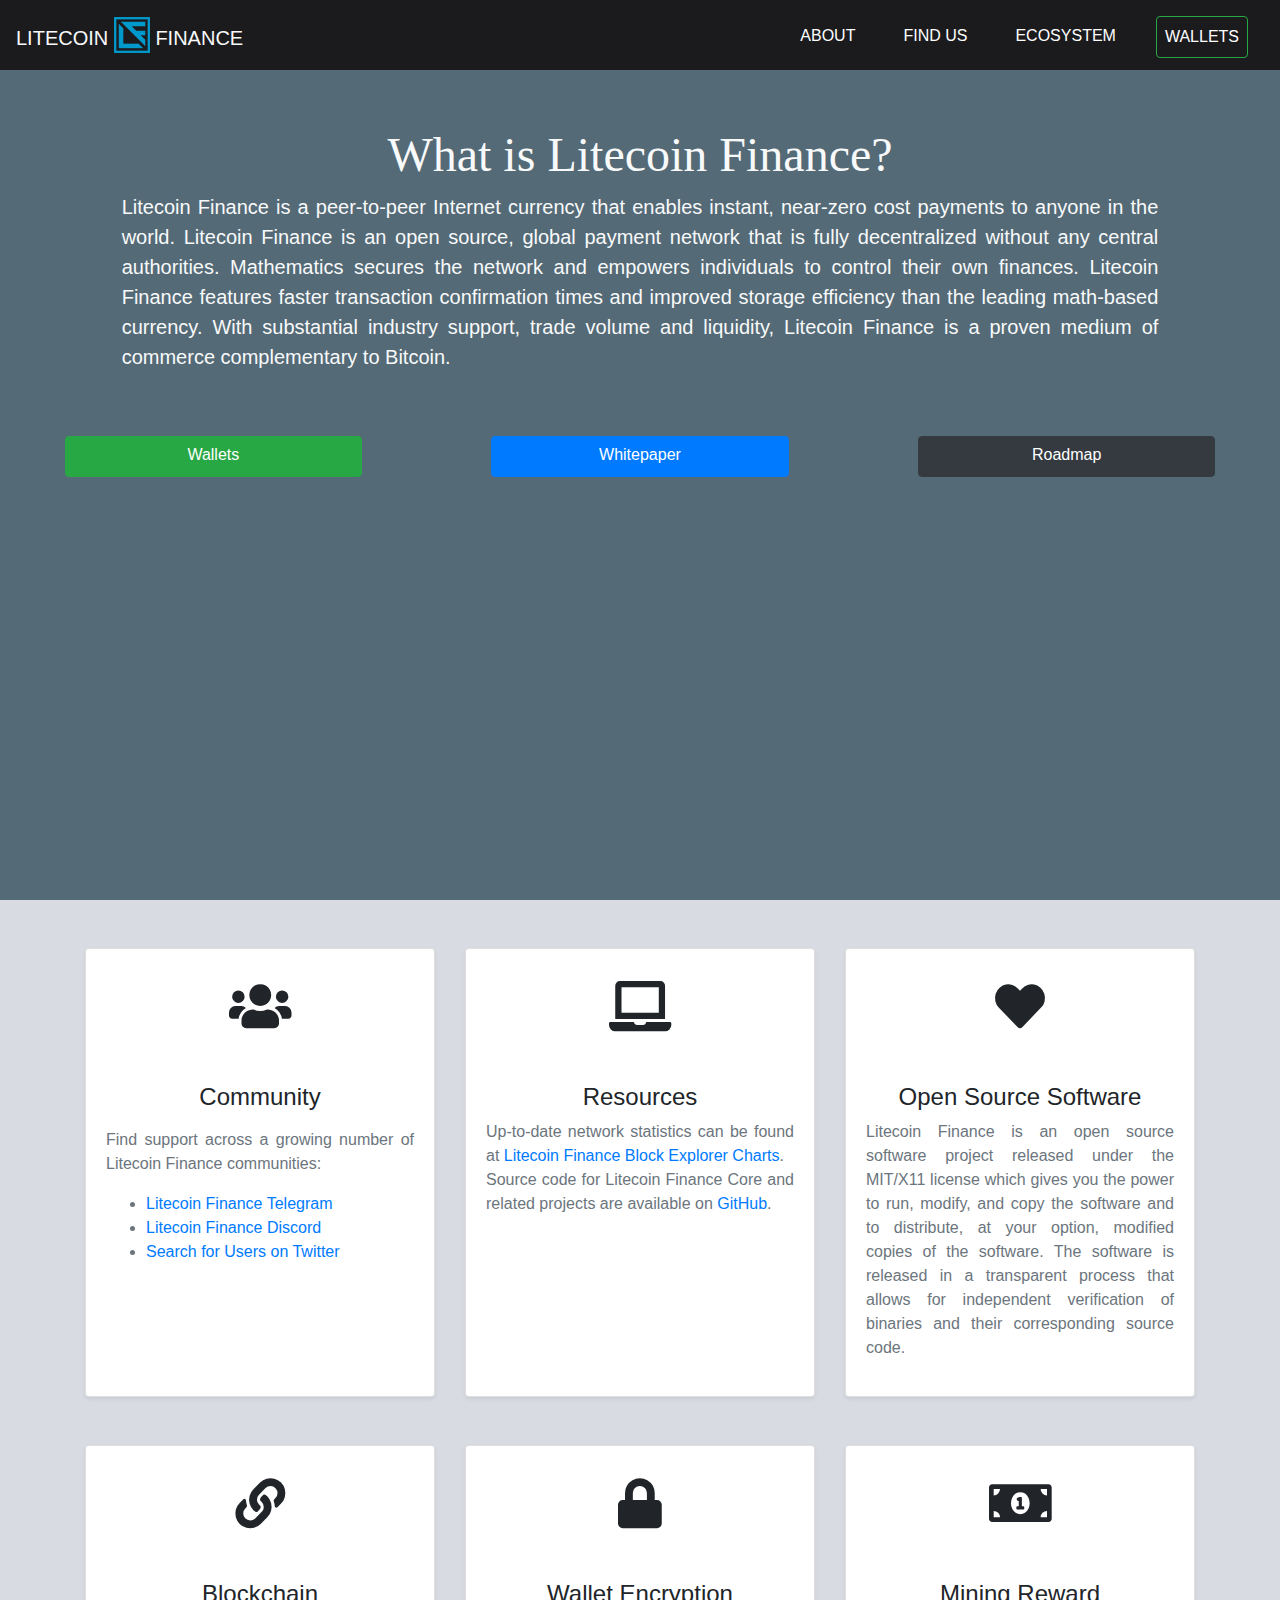
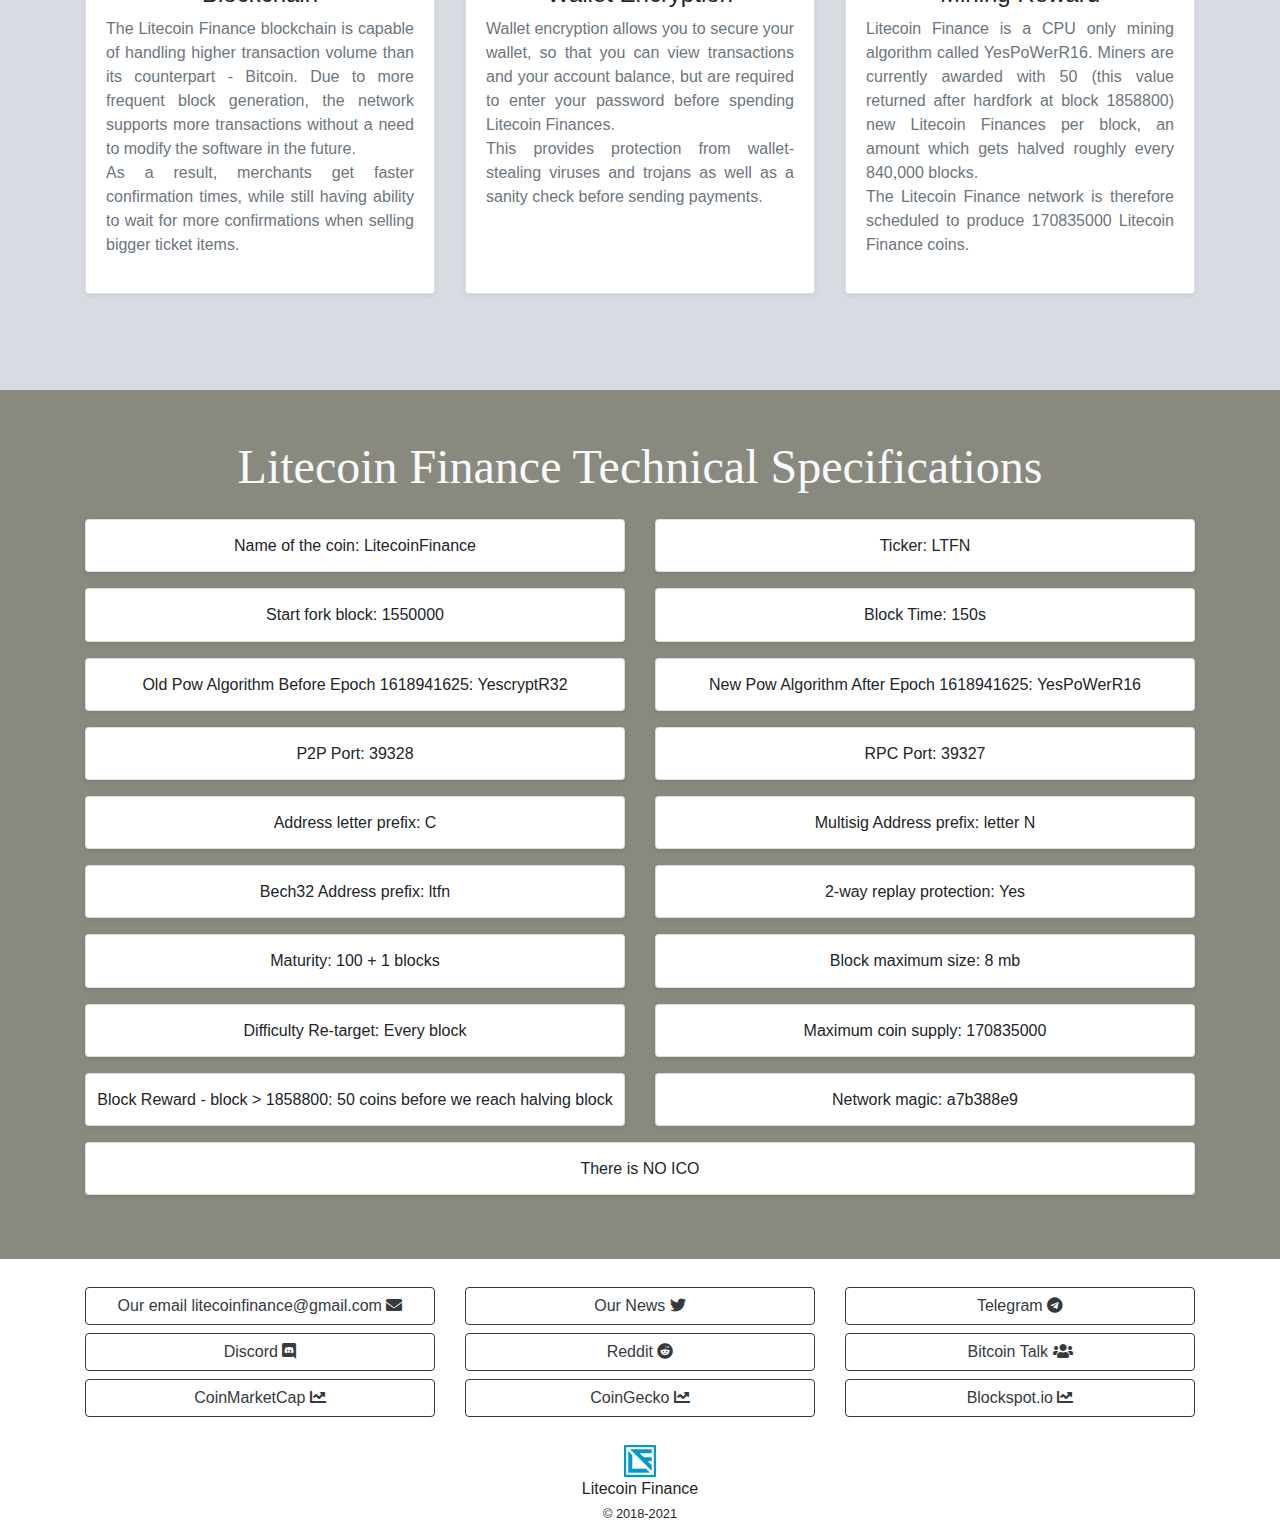
<file: About/index.htm>
﻿<!doctype html>
<html lang="en">
<head>
<meta http-equiv="Content-Type" content="text/html; charset=UTF-8">
		 
	<meta name="viewport" content="width=device-width, user-scalable=no, initial-scale=1.0, maximum-scale=1.0, minimum-scale=1.0">
	<meta name="description" content="Financial experts from all over the world working together to improve transaction system without third parties. One of results of that work has a name of Litecoin Finance. Join the community today, give a step into tomorrow!">
	<meta name="keywords" content="Litecoin, Finance, Litecoin Finance, LTFN, Cryptocurrency, Bitcoin, Crypto, Future, Trade, Price">
	<meta name="author" content="Litecoin Finance Team">
	<meta name="designer" content="Litecoin Finance Team">
	<meta name="publisher" content="Litecoin Finance Team">
	<meta name="copyright" content="Litecoin Finance Team">
	<meta name="robots" content="index,follow">
	<meta name="title" content="Litecoin Finance | Official Organization">
		<link rel="apple-touch-icon" sizes="180x180" href="../apple-touch-icon.png">
		<link rel="icon" type="image/png" sizes="32x32" href="../favicon-32x32.png">
		<link rel="icon" type="image/png" sizes="16x16" href="../favicon-16x16.png">
		<link rel="manifest" href="../site.webmanifest">
		<link rel="mask-icon" href="../safari-pinned-tab.svg" color="#5bbad5">
		<meta name="msapplication-TileColor" content="#ffc40d">
		<meta name="theme-color" content="#ffffff">
		<title>About Us | Litecoin Finance</title>
			 
		<link rel="stylesheet" href="../Assets/vendor/normalize/v8-0-1/normalize.css">
		<link rel="stylesheet" href="../Assets/vendor/fontawessome-5-6-1/css/all.min.css">
		<link rel="stylesheet" href="../Assets/vendor/bootstrap-4-1-3-dist/css/bootstrap.min.css">
		<link rel="stylesheet" href="../Assets/styles/global.css">
	<link rel="stylesheet" href="../Assets/styles/about.css">
		<script src="../Assets/vendor/jQuery-3-3-1/jquery-3.3.1.min.js"></script>
	</head>
		<header>
	<nav class="navbar navbar-expand-md navbar-dark fixed-top bg-dark">
		<a class="navbar-brand font-josefine align-middle" href="../index.htm"><span class="text-light align-bottom">LITECOIN</span> <img height="36px" src="../Assets/images/blueTransparent/remastered64.png" alt="logo64.png"> <span class="text-light align-bottom">FINANCE</span></a>
		<button class="navbar-toggler" type="button" data-toggle="collapse" data-target="#navbarCollapse" aria-controls="navbarCollapse" aria-expanded="false" aria-label="Toggle navigation">
			<span class="navbar-toggler-icon"></span>
		</button>
		<div class="collapse navbar-collapse" id="navbarCollapse">
			<ul class="navbar-nav ml-auto">
				<li class="nav-item active px-3 pt-2 pb-1 text-center">
					<a class="nav-link font-josefine" href="index.htm">ABOUT</a>
				</li>
				<li class="nav-item active px-3 pt-2 pb-1 text-center">
					<a class="nav-link font-josefine" href="../Contact/index.htm">FIND US</a>
				</li>
				<li class="nav-item active px-3 pt-2 pb-1 text-center">
					<a class="nav-link font-josefine" href="../Ecosystem/index.htm">ECOSYSTEM</a>
				</li>
				<li class="nav-item active px-3 pt-2 pb-1">
					<a class="nav-link btn btn-outline-success font-josefine" href="../Wallets/index.htm">WALLETS</a>
				</li>
			</ul>
		</div>
	</nav>
</header>
		<div id="wrap">
			<section class="text-light text-center bg-dark-marine container-fluid py-5 jumbotron-ltfn">
				<div class="row pt-0 pt-md-3">
				</div>
				<div class="row">
					<h1 class="jumbotron-heading text-center mx-auto font-staat font48">What is Litecoin Finance?</h1>
				</div>
				<div class="row">
					<p class="lead text-light col-10 mx-auto text-justify pb-5">
						Litecoin Finance is a peer-to-peer Internet currency that enables instant, near-zero cost
						payments to anyone in the world. Litecoin Finance is an open source, global payment network that
						is fully decentralized without any central authorities. Mathematics secures the network and
						empowers individuals to control their own finances. Litecoin Finance features faster transaction
						confirmation times and improved storage efficiency than the leading math-based currency. With
						substantial industry support, trade volume and liquidity, Litecoin Finance is a proven medium of
						commerce complementary to Bitcoin.
					</p>
					<div class="w-100"></div>
					<div class="col-12 col-md-4 text-center mb-3 mb-md-0">
						<a href="../Wallets/index.htm" class="btn btn-success pt-2 pb-1 w-75">
							<h6 class="text-center align-middle">Wallets</h6>
						</a>
					</div>
					<div class="col-12 col-md-4 text-center mb-3 mb-md-0">
						<a href="../litecoinfinance.pdf" class="btn btn-primary pt-2 pb-1 w-75">
							<h6 class="text-center align-middle">Whitepaper</h6>
						</a>
					</div>
					<div class="col-12 col-md-4 text-center mb-3 mb-md-0">
						<a href="../Roadmap/index.htm" class="btn btn-dark pt-2 pb-1 w-75">
							<h6 class="text-center align-middle">Roadmap</h6>
						</a>
					</div>
				</div>
			</section>
			<div class="album py-5 my-0 bg-grey full-height">
				<div class="container">
					<div class="row">
						<div class="col-md-6 col-lg-4 mb-5">
							<div class="card h-100 about-card">
								<i class="fa fa-users text-center m-2 p-4 icon-bigger"></i>
								<div class="card-body">
									<h4 class="text-center">Community</h4>
									<p class="text-muted text-justify">
									<p class="text-no-margin text-justify text-muted">Find support across a growing
										number of Litecoin Finance communities:</p>
									<ul class="text-muted text-justify ">
										<li>
											<a href="https://t.me/LitecoinFinance">Litecoin Finance Telegram</a>
										</li>
										<li>
											<a href="https://discord.gg/t8Tc5us5jq">Litecoin Finance Discord</a>
										</li>
										<li>
											<a href="https://twitter.com/search?q=LitecoinFinance%20-bitcoin&src=typd">Search
												for Users on Twitter</a>
										</li>
									</ul>
									
								</div>
							</div>
						</div>
						<div class="col-md-6 col-lg-4 mb-5">
							<div class="card h-100 about-card">
								<i class="fa fa-laptop text-center m-2 p-4 icon-bigger"></i>
								<div class="card-body">
									<h4 class="text-center">Resources</h4>
									<p class="text-muted text-justify"> Up-to-date network statistics can be found at <a href="https://openchains.info/coin/ltfn/blocks" target="_blank">Litecoin Finance Block
											Explorer Charts</a>. <br> Source code for Litecoin Finance Core and related
										projects are available on <a href="https://github.com/litecoinfinance/litecoinfinance" target="_blank">GitHub</a>.
									</p>
								</div>
							</div>
						</div>
						<div class="col-md-6 col-lg-4 mb-5">
							<div class="card h-100 about-card">
								<i class="fa fa-heart text-center m-2 p-4 icon-bigger"></i>
								<div class="card-body">
									<h4 class="text-center">Open Source Software</h4>
									<p class="text-muted text-justify">Litecoin Finance is an open source software
										project released under the MIT/X11 license which gives you the power to run,
										modify, and copy the software and to distribute, at your option, modified copies
										of the software. The software is released in a transparent process that allows
										for independent verification of binaries and their corresponding source
										code.</p>
								</div>
							</div>
						</div>
						<div class="col-md-6 col-lg-4 mb-5">
							<div class="card h-100 about-card">
								<i class="fa fa-link text-center m-2 p-4 icon-bigger"></i>
								<div class="card-body">
									<h4 class="text-center">Blockchain</h4>
									<p class="text-muted text-justify">The Litecoin Finance blockchain is capable of
										handling higher transaction volume than its counterpart - Bitcoin. Due to more
										frequent block generation, the network supports more transactions without a need
										to modify the software in the future. <br>As a result, merchants get faster
										confirmation times, while still having ability to wait for more confirmations
										when selling bigger ticket items.</p>
								</div>
							</div>
						</div>
						<div class="col-md-6 col-lg-4 mb-5">
							<div class="card h-100 about-card">
								<i class="fa fa-lock text-center m-2 p-4 icon-bigger"></i>
								<div class="card-body">
									<h4 class="text-center">Wallet Encryption</h4>
									<p class="text-muted text-justify">Wallet encryption allows you to secure your
										wallet, so that you can view transactions and your account balance, but are
										required to enter your password before spending Litecoin Finances. <br>This
										provides protection from wallet-stealing viruses and trojans as well as a sanity
										check before sending payments.</p>
								</div>
							</div>
						</div>
						<div class="col-md-6 col-lg-4 mb-5">
							<div class="card h-100 about-card">
								<i class="fa fa-money-bill-alt text-center m-2 p-4 icon-bigger"></i>
								<div class="card-body">
									<h4 class="text-center">Mining Reward</h4>
									<p class="text-muted text-justify">Litecoin Finance is a CPU only mining algorithm
										called YesPoWerR16. Miners are currently awarded with 50 (this value returned after hardfork at block 1858800) new Litecoin Finances
										per block, an amount which gets halved roughly every 840,000
										blocks. <br>The Litecoin Finance network is therefore scheduled to produce 170835000
										Litecoin Finance coins.</p>
								</div>
							</div>
						</div>
					</div>
				</div>
			</div>
			<div class="album py-5 my-0 bg-haki full-height">
				<div class="container">
					<h1 class="text-center mx-auto text-light pb-3 font-staat font48">Litecoin Finance Technical
						Specifications</h1>
					<div class="row">
						<div class="col-12 col-md-6 mb-3 text-center">
							<div class="card pt-3 pb-2 about-card">
								<h6>Name of the coin: LitecoinFinance</h6>
							</div>
						</div>
						<div class="col-12 col-md-6 mb-3 text-center">
							<div class="card pt-3 pb-2 about-card">
								<h6>Ticker: LTFN</h6>
							</div>
						</div>
						<div class="col-12 col-md-6 mb-3 text-center">
							<div class="card pt-3 pb-2 about-card">
								<h6>Start fork block: 1550000</h6>
							</div>
						</div>
						<div class="col-12 col-md-6 mb-3 text-center">
							<div class="card pt-3 pb-2 about-card">
								<h6>Block Time: 150s</h6>
							</div>
						</div>
						<div class="col-12 col-md-6 mb-3 text-center">
							<div class="card pt-3 pb-2 about-card">
								<h6>Old Pow Algorithm Before Epoch 1618941625: YescryptR32</h6>
							</div>
						</div>
						<div class="col-12 col-md-6 mb-3 text-center">
							<div class="card pt-3 pb-2 about-card">
								<h6>New Pow Algorithm After Epoch 1618941625: YesPoWerR16</h6>
							</div>
						</div>
						<div class="col-12 col-md-6 mb-3 text-center">
							<div class="card pt-3 pb-2 about-card">
								<h6>P2P Port: 39328</h6>
							</div>
						</div>
						<div class="col-12 col-md-6 mb-3 text-center">
							<div class="card pt-3 pb-2 about-card">
								<h6>RPC Port: 39327</h6>
							</div>
						</div>
						<div class="col-12 col-md-6 mb-3 text-center">
							<div class="card pt-3 pb-2 about-card">
								<h6>Address letter prefix: C</h6>
							</div>
						</div>
						<div class="col-12 col-md-6 mb-3 text-center">
							<div class="card pt-3 pb-2 about-card">
								<h6>Multisig Address prefix: letter N</h6>
							</div>
						</div>
						<div class="col-12 col-md-6 mb-3 text-center">
							<div class="card pt-3 pb-2 about-card">
								<h6>Bech32 Address prefix: ltfn</h6>
							</div>
						</div>
						<div class="col-12 col-md-6 mb-3 text-center">
							<div class="card pt-3 pb-2 about-card">
								<h6>2-way replay protection: Yes</h6>
							</div>
						</div>
						<div class="col-12 col-md-6 mb-3 text-center">
							<div class="card pt-3 pb-2 about-card">
								<h6>Maturity: 100 + 1 blocks</h6>
							</div>
						</div>
						<div class="col-12 col-md-6 mb-3 text-center">
							<div class="card pt-3 pb-2 about-card">
								<h6>Block maximum size: 8 mb</h6>
							</div>
						</div>
						<div class="col-12 col-md-6 mb-3 text-center">
							<div class="card pt-3 pb-2 about-card">
								<h6>Difficulty Re-target: Every block</h6>
							</div>
						</div>
						<div class="col-12 col-md-6 mb-3 text-center">
							<div class="card pt-3 pb-2 about-card">
								<h6>Maximum coin supply: 170835000</h6>
							</div>
						</div>
						<div class="col-12 col-md-6 mb-3 text-center">
							<div class="card pt-3 pb-2 about-card">
								<h6>Block Reward - block > 1858800: 50 coins before we reach halving block</h6>
							</div>
						</div>
						<div class="col-12 col-md-6 mb-3 text-center">
							<div class="card pt-3 pb-2 about-card">
								<h6>Network magic: a7b388e9</h6>
							</div>
						</div>
						<div class="col-12 mb-3 text-center">
							<div class="card pt-3 pb-2 about-card">
								<h6>There is NO ICO</h6>
							</div>
						</div>
					</div>
				</div>
			</div>
		</div>
		<footer class="container">
	<div class="row pt-4">
		<div class="col-lg-4 text-center">
			<a class="btn btn-outline-dark w-100 my-1" href=mailto:litecoinfinance@gmail.com?subject=My%20Question%20or%20Suggestion&body=Hello%20Litecoin%20Finance%20Team%2C%0A%0AYour%20message%0A%0ABest%20Regards%2C%0AYour%20name%20%7C%20Organization">
			    Our email litecoinfinance@gmail.com <i class="fa fa-envelope"></i>
			</a>
		</div>	
		<div class="col-lg-4 text-center">
			<a class="btn btn-outline-dark w-100 my-1" href="https://twitter.com/FinanceLitecoin">
				Our News  <i class="fab fa-twitter"></i>
			</a>
		</div>
		<div class="col-lg-4 text-center">
			<a class="btn btn-outline-dark w-100 my-1" href="https://t.me/LitecoinFinance">
				Telegram  <i class="fab fa-telegram"></i>
			</a>
		</div>
		<div class="col-lg-4 text-center">
			<a class="btn btn-outline-dark w-100 my-1" href="https://discord.gg/t8Tc5us5jq">
				Discord  <i class="fab fa-discord"></i>
			</a>
		</div>
		<div class="col-lg-4 text-center">
			<a class="btn btn-outline-dark w-100 my-1" href="https://www.reddit.com/user/LitecoinFinance">
				Reddit  <i class="fab fa-reddit"></i>
			</a>
		</div>
		<div class="col-lg-4 text-center">
			<a class="btn btn-outline-dark w-100 my-1" href="https://bitcointalk.org/index.php?topic=5086601.0">
				Bitcoin Talk  <i class="fa fa-users"></i>
			</a>
		</div>
		<div class="col-lg-4 text-center">
			<a class="btn btn-outline-dark w-100 my-1" href="https://coinmarketcap.com/ru/currencies/litecoin-finance">
				CoinMarketCap  <i class="fas fa-chart-line"></i>
			</a>
		</div>
		<div class="col-lg-4 text-center">
			<a class="btn btn-outline-dark w-100 my-1" href="https://www.coingecko.com/en/coins/litecoin-finance">
				CoinGecko  <i class="fas fa-chart-line"></i>
			</a>
		</div>
		<div class="col-lg-4 text-center">
			<a class="btn btn-outline-dark w-100 my-1" href="https://blockspot.io/coin/litecoin-finance">
				Blockspot.io  <i class="fas fa-chart-line"></i>
			</a>
		</div>
		<div class="col text-center">
			<br>
			<img src="../Assets/images/blueTransparent/remastered32.png" alt="logo32.png">
			<p class="py-0 my-0">Litecoin Finance</p>
			<small class="m-1 text-center">&copy; 2018-2021</small>
		</div>
	</div>
</footer>
		<script src="../Assets/vendor/bootstrap-4-1-3-dist/js/bootstrap.js"></script>
		<script>
			function setCookie(name,value,days) {
				var expires = "";
				if (days) {
					var date = new Date();
					date.setTime(date.getTime() + (days*24*60*60*1000));
					expires = "; expires=" + date.toUTCString();
				}
				document.cookie = name + "=" + (value || "")  + expires + "; path=/";
			}
			function getCookie(name) {
				var nameEQ = name + "=";
				var ca = document.cookie.split(';');
				for(var i=0;i < ca.length;i++) {
					var c = ca[i];
					while (c.charAt(0)==' ') c = c.substring(1,c.length);
					if (c.indexOf(nameEQ) == 0) return c.substring(nameEQ.length,c.length);
				}
				return null;
			}
			function eraseCookie(name) {
				document.cookie = name+'=; Max-Age=-99999999;';
			}
		</script>
		<script>
			if (getCookie('lightningAware') === null) {
				$("#notifyModal").modal('show');
				setCookie('lightningAware', 'true', 1)
			}
		</script>
</html>
</file>
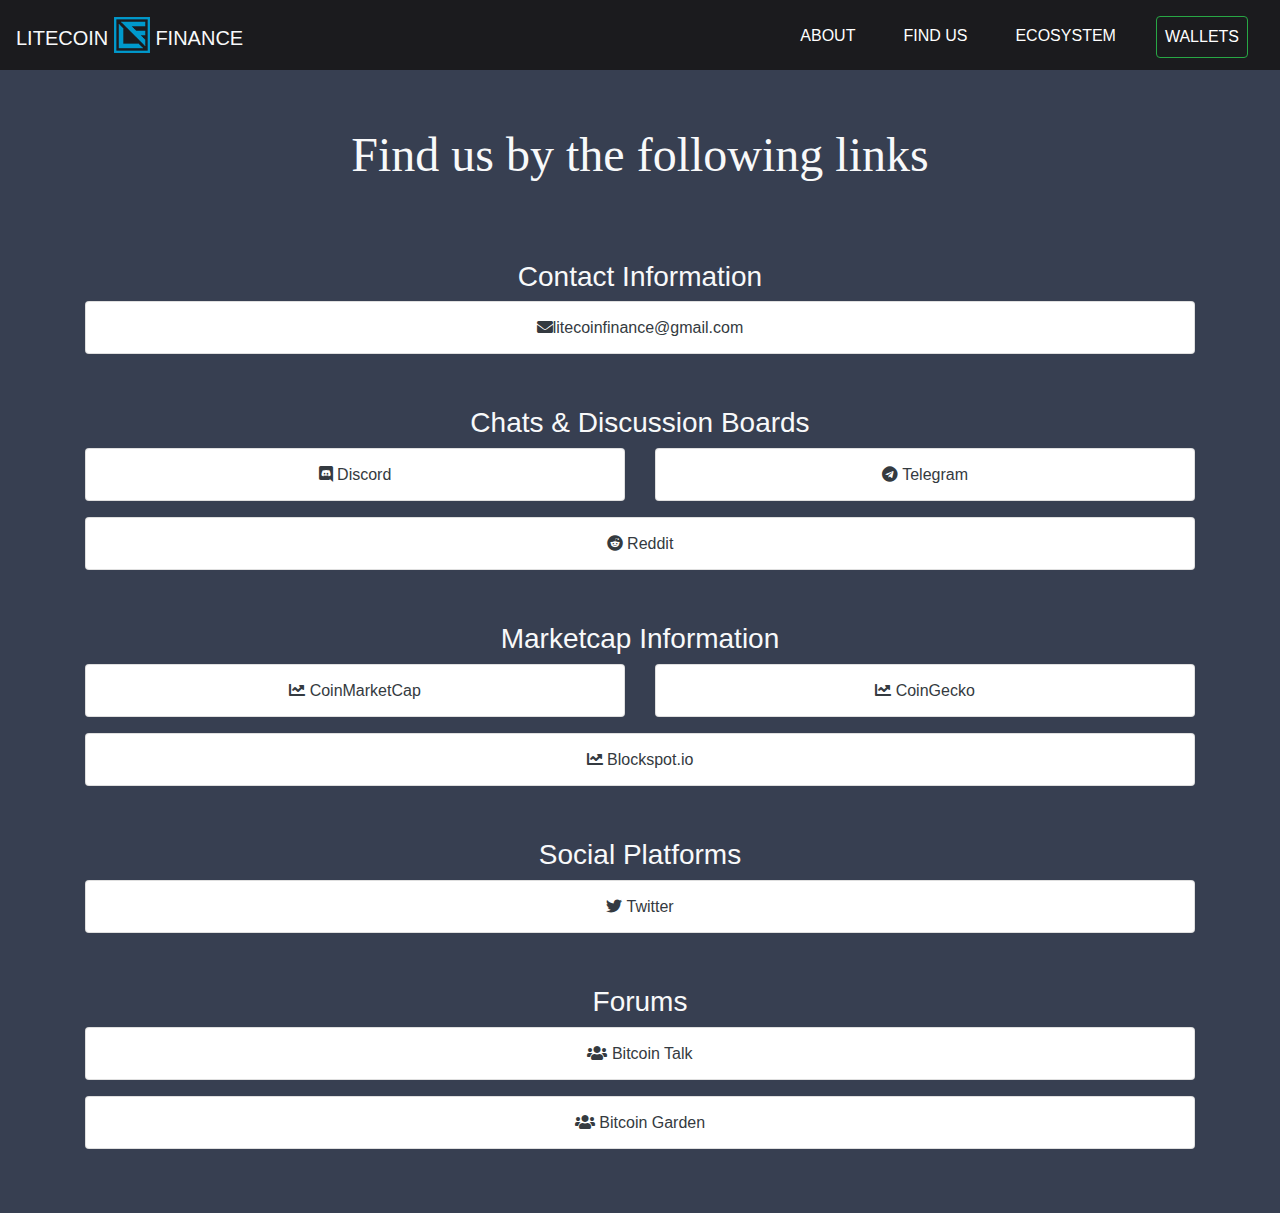
<file: Contact/index.htm>
﻿<!doctype html>
<html lang="en">
<head>
		 
	<meta charset="UTF-8">
	<meta name="viewport" content="width=device-width, user-scalable=no, initial-scale=1.0, maximum-scale=1.0, minimum-scale=1.0">
	<meta name="description" content="Financial experts from all over the world working together to improve transaction system without third parties. One of results of that work has a name of Litecoin Finance. Join the community today, give a step into tomorrow!">
	<meta name="keywords" content="Litecoin, Finance, Litecoin Finance, LTFN, Cryptocurrency, Bitcoin, Crypto, Future, Trade, Price">
	<meta name="author" content="Litecoin Finance Team">
	<meta name="designer" content="Litecoin Finance Team">
	<meta name="publisher" content="Litecoin Finance Team">
	<meta name="copyright" content="Litecoin Finance Team">
	<meta name="robots" content="index,follow">
	<meta name="title" content="Litecoin Finance | Official Organization">
		<link rel="apple-touch-icon" sizes="180x180" href="../apple-touch-icon.png">
		<link rel="icon" type="image/png" sizes="32x32" href="../favicon-32x32.png">
		<link rel="icon" type="image/png" sizes="16x16" href="../favicon-16x16.png">
		<link rel="manifest" href="../site.webmanifest">
		<link rel="mask-icon" href="../safari-pinned-tab.svg" color="#5bbad5">
		<meta name="msapplication-TileColor" content="#ffc40d">
		<meta name="theme-color" content="#ffffff">
		<title>Contact Us | Litecoin Finance</title>
			 
		<link rel="stylesheet" href="../Assets/vendor/normalize/v8-0-1/normalize.css">
		<link rel="stylesheet" href="../Assets/vendor/fontawessome-5-6-1/css/all.min.css">
		<link rel="stylesheet" href="../Assets/vendor/bootstrap-4-1-3-dist/css/bootstrap.min.css">
		<link rel="stylesheet" href="../Assets/styles/global.css">
	<link rel="stylesheet" href="../Assets/styles/contact.css">
		<script src="../Assets/vendor/jQuery-3-3-1/jquery-3.3.1.min.js"></script>
	</head>
		<header>
	<nav class="navbar navbar-expand-md navbar-dark fixed-top bg-dark">
		<a class="navbar-brand font-josefine align-middle" href="../index.htm"><span class="text-light align-bottom">LITECOIN</span> <img height="36px" src="../Assets/images/blueTransparent/remastered64.png" alt="logo64.png"> <span class="text-light align-bottom">FINANCE</span></a>
		<button class="navbar-toggler" type="button" data-toggle="collapse" data-target="#navbarCollapse" aria-controls="navbarCollapse" aria-expanded="false" aria-label="Toggle navigation">
			<span class="navbar-toggler-icon"></span>
		</button>
		<div class="collapse navbar-collapse" id="navbarCollapse">
			<ul class="navbar-nav ml-auto">
				<li class="nav-item active px-3 pt-2 pb-1 text-center">
					<a class="nav-link font-josefine" href="../About/index.htm">ABOUT</a>
				</li>
				<li class="nav-item active px-3 pt-2 pb-1 text-center">
					<a class="nav-link font-josefine" href="index.htm">FIND US</a>
				</li>
				<li class="nav-item active px-3 pt-2 pb-1 text-center">
					<a class="nav-link font-josefine" href="../Ecosystem/index.htm">ECOSYSTEM</a>
				</li>
				<li class="nav-item active px-3 pt-2 pb-1">
					<a class="nav-link btn btn-outline-success font-josefine" href="../Wallets/index.htm">WALLETS</a>
				</li>
			</ul>
		</div>
	</nav>
</header>
<div id="wrap">
	<div class="album py-5 my-0 bg-dark-blue full-height">
		<div class="container">
			<h1 class="text-center mx-auto text-light py-3 font-staat font48">Find us by the following links</h1>
			<div class="row pt-5">
				<h3 class="col-12 text-center text-light mt-4 mt-md-1">Contact Information</h3>
				<div class="col-12 mb-3 mb-md-5 text-center">
					<a href="mailto:litecoinfinance@gmail.com?subject=My%20Question%20or%20Suggestion&body=Hello%20Litecoin%20Finance%20Team%2C%0A%0AYour%20message%0A%0ABest%20Regards%2C%0AYour%20name%20%7C%20Organization" target="_blank" class="card btn btn-outline-dark pt-3 pb-2 about-card">
						<h6><i class="fa fa-envelope"></i>litecoinfinance@gmail.com</h6>
					</a>
				</div>
				<h3 class="col-12 text-center text-light mt-4 mt-md-1">Chats & Discussion Boards</h3>
				<div class="col-12 col-md-6 mb-3 text-center">
					<a href="https://discord.gg/t8Tc5us5jq" target="_blank" class="card btn btn-outline-dark pt-3 pb-2 about-card">
						<h6><i class="fab fa-discord"></i> Discord</h6>
					</a>
				</div>
				<div class="col-12 col-md-6 mb-3 text-center">
					<a href="https://t.me/LitecoinFinance" target="_blank" class="card btn btn-outline-dark pt-3 pb-2 about-card">
						<h6><i class="fab fa-telegram"></i> Telegram</h6>
					</a>
				</div>
				<div class="col-12 mb-3 mb-md-5 text-center">
					<a href="https://www.reddit.com/user/LitecoinFinance" target="_blank" class="card btn btn-outline-dark pt-3 pb-2 about-card">
						<h6><i class="fab fa-reddit"></i> Reddit</h6>
					</a>
				</div>
				<h3 class="col-12 text-center text-light mt-4 mt-md-1">Marketcap Information</h3>
				<div class="col-12 col-md-6 mb-3 text-center">
					<a href="https://coinmarketcap.com/ru/currencies/litecoin-finance/" target="_blank" class="card btn btn-outline-dark pt-3 pb-2 about-card">
						<h6><i class="fas fa-chart-line"></i> CoinMarketCap</h6>
					</a>
				</div>
				<div class="col-12 col-md-6 mb-3 text-center">
					<a href="https://www.coingecko.com/en/coins/litecoin-finance" target="_blank" class="card btn btn-outline-dark pt-3 pb-2 about-card">
						<h6><i class="fas fa-chart-line"></i> CoinGecko</h6>
					</a>
				</div>
				<div class="col-12 mb-3 mb-md-5 text-center">
					<a href="https://blockspot.io/coin/litecoin-finance" target="_blank" class="card btn btn-outline-dark pt-3 pb-2 about-card">
						<h6><i class="fas fa-chart-line"></i> Blockspot.io</h6>
					</a>
				</div>
				<h3 class="col-12 text-center text-light mt-4 mt-md-1">Social Platforms</h3>
				<div class="col-12 mb-3 mb-md-5 text-center">
					<a href="https://twitter.com/FinanceLitecoin" target="_blank" class="card btn btn-outline-dark pt-3 pb-2 about-card">
						<h6><i class="fab fa-twitter"></i> Twitter</h6>
					</a>
				</div>
				<h3 class="col-12 text-center text-light mt-4 mt-md-1">Forums</h3>
				<div class="col-12 mb-3 text-center">
					<a href="https://bitcointalk.org/index.php?topic=5086601.0" target="_blank" class="card btn btn-outline-dark pt-3 pb-2 about-card">
						<h6><i class="fa fa-users"></i> Bitcoin Talk</h6>
					</a>
				</div>
				<div class="col-12 mb-3 text-center">
					<a href="https://bitcoingarden.org/forum/index.php?topic=60782.0" target="_blank" class="card btn btn-outline-dark pt-3 pb-2 about-card">
						<h6><i class="fa fa-users"></i> Bitcoin Garden</h6>
					</a>
				</div>
			</div>
		</div>
	</div>
</div>
		<script src="../Assets/vendor/bootstrap-4-1-3-dist/js/bootstrap.js"></script>
		<script>
			function setCookie(name,value,days) {
				var expires = "";
				if (days) {
					var date = new Date();
					date.setTime(date.getTime() + (days*24*60*60*1000));
					expires = "; expires=" + date.toUTCString();
				}
				document.cookie = name + "=" + (value || "")  + expires + "; path=/";
			}
			function getCookie(name) {
				var nameEQ = name + "=";
				var ca = document.cookie.split(';');
				for(var i=0;i < ca.length;i++) {
					var c = ca[i];
					while (c.charAt(0)==' ') c = c.substring(1,c.length);
					if (c.indexOf(nameEQ) == 0) return c.substring(nameEQ.length,c.length);
				}
				return null;
			}
			function eraseCookie(name) {
				document.cookie = name+'=; Max-Age=-99999999;';
			}
		</script>
		<script>
			if (getCookie('lightningAware') === null) {
				$("#notifyModal").modal('show');
				setCookie('lightningAware', 'true', 1)
			}
		</script>
</html>
</file>
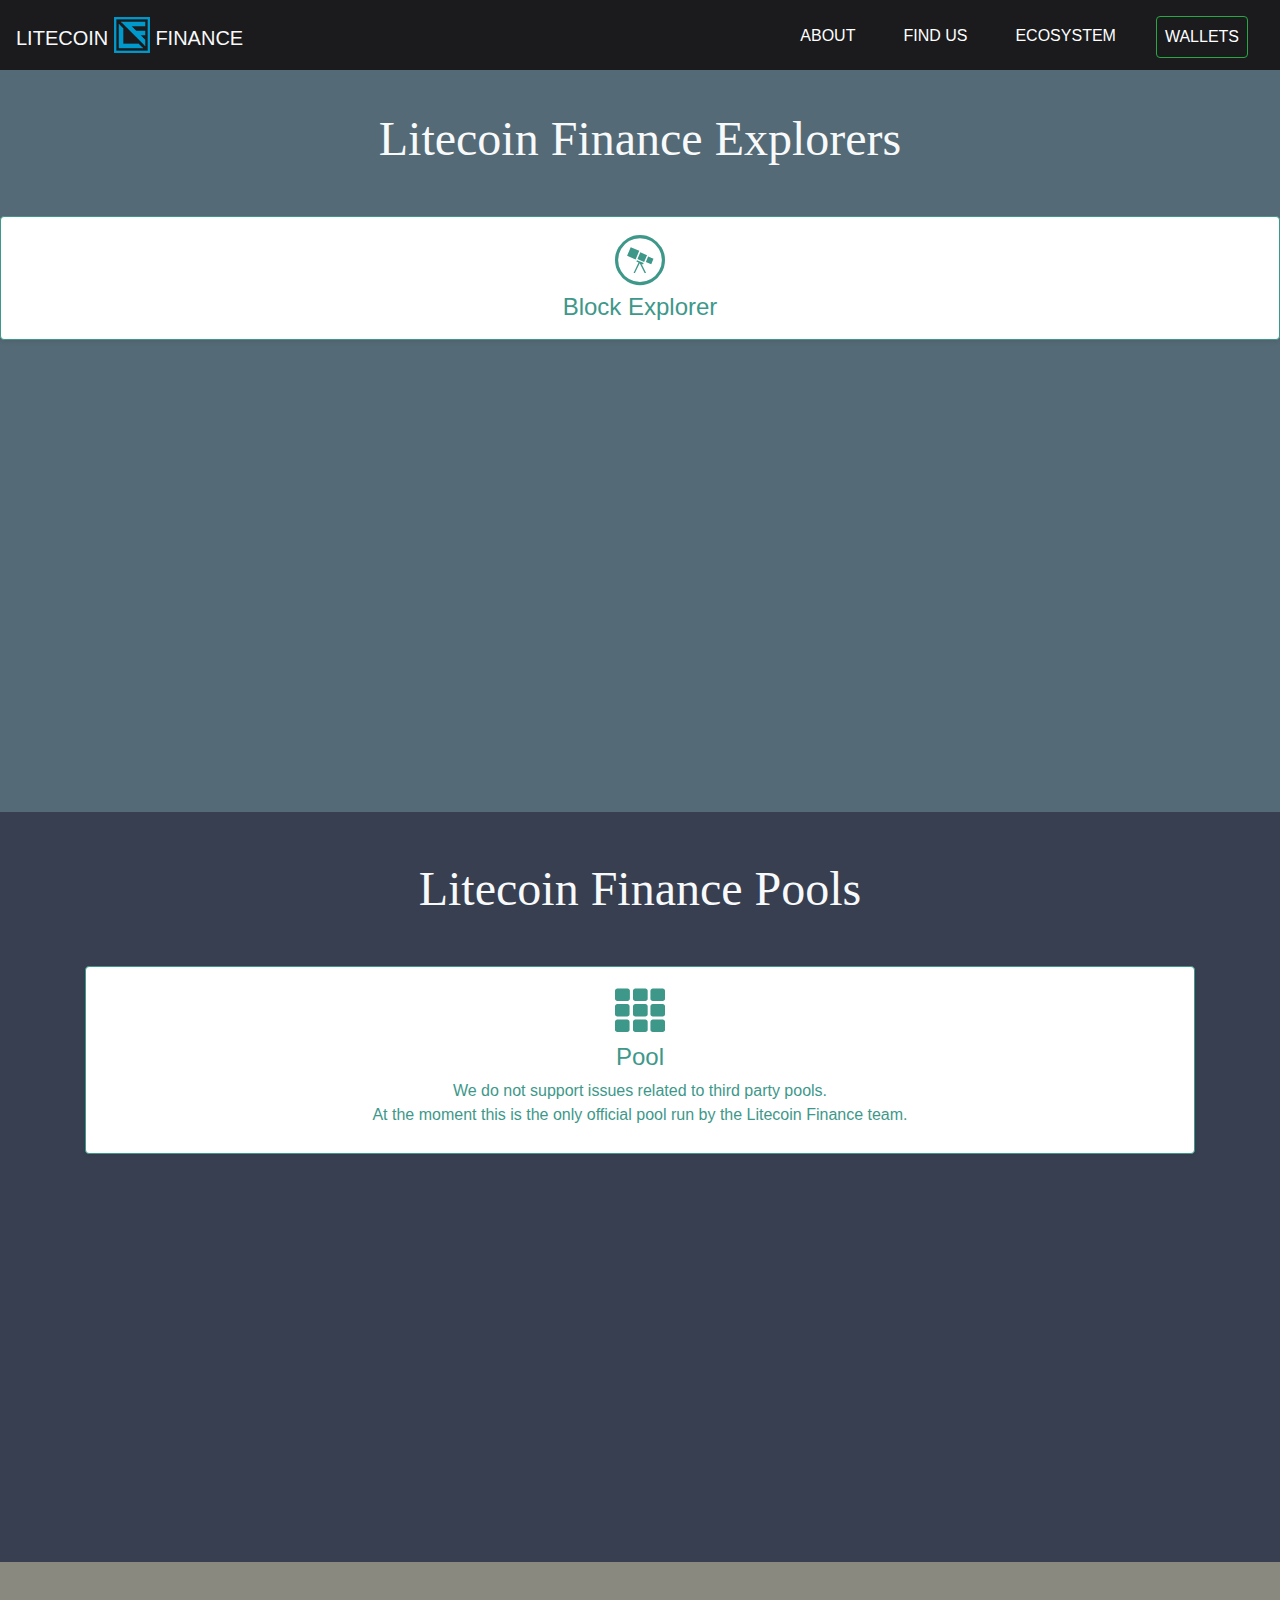
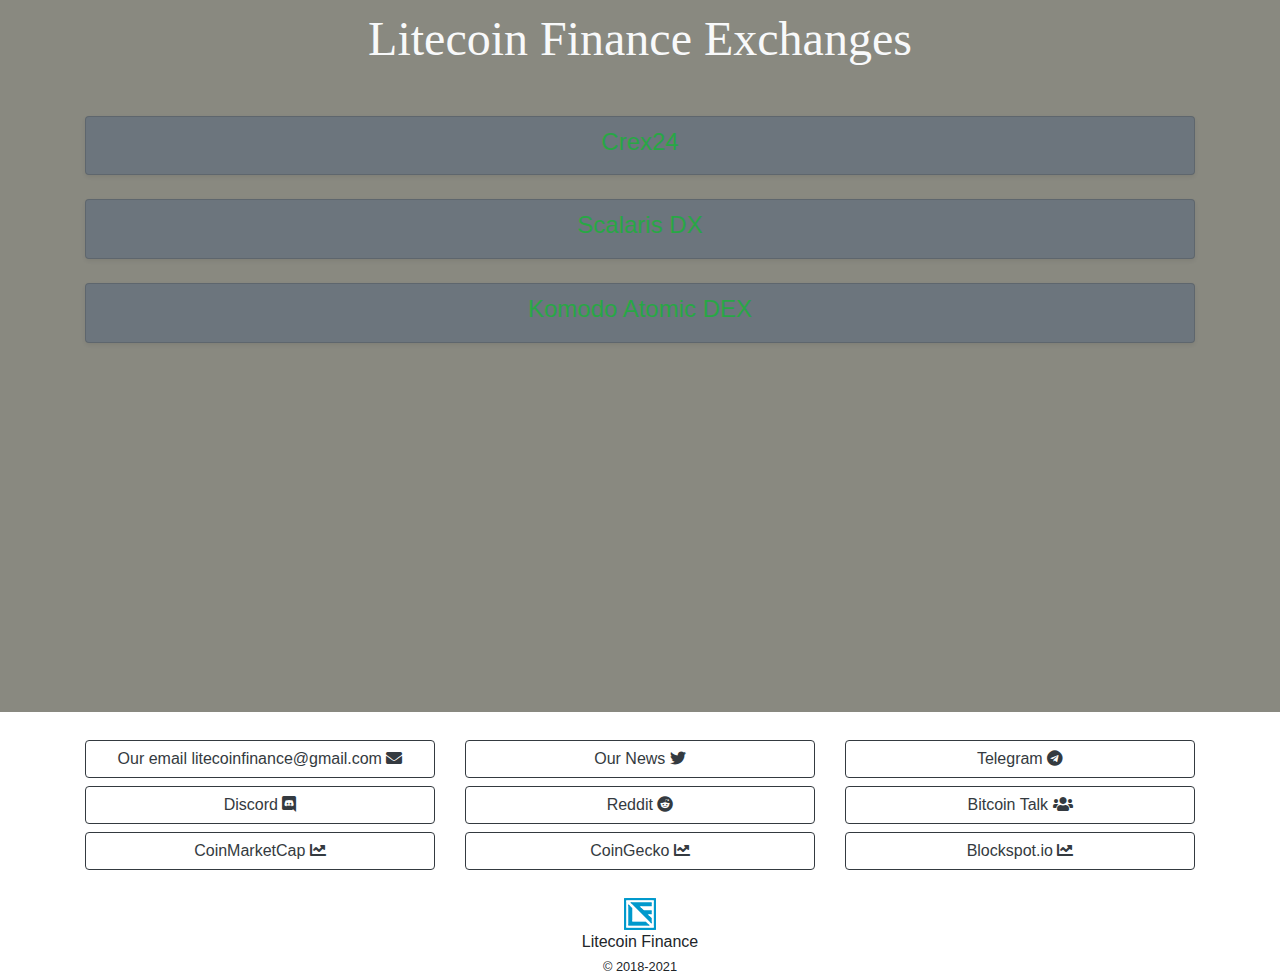
<file: Ecosystem/index.htm>
﻿<!doctype html>
<html lang="en">
<head>
<meta http-equiv="Content-Type" content="text/html; charset=UTF-8">
		 
	<meta name="viewport" content="width=device-width, user-scalable=no, initial-scale=1.0, maximum-scale=1.0, minimum-scale=1.0">
	<meta name="description" content="Financial experts from all over the world working together to improve transaction system without third parties. One of results of that work has a name of Litecoin Finance. Join the community today, give a step into tomorrow!">
	<meta name="keywords" content="Litecoin, Finance, Litecoin Finance, LTFN, Cryptocurrency, Bitcoin, Crypto, Future, Trade, Price">
	<meta name="author" content="Litecoin Finance Team">
	<meta name="designer" content="Litecoin Finance Team">
	<meta name="publisher" content="Litecoin Finance Team">
	<meta name="copyright" content="Litecoin Finance Team">
	<meta name="robots" content="index,follow">
	<meta name="title" content="Litecoin Finance | Official Organization">
		<link rel="apple-touch-icon" sizes="180x180" href="../apple-touch-icon.png">
		<link rel="icon" type="image/png" sizes="32x32" href="../favicon-32x32.png">
		<link rel="icon" type="image/png" sizes="16x16" href="../favicon-16x16.png">
		<link rel="manifest" href="../site.webmanifest">
		<link rel="mask-icon" href="../safari-pinned-tab.svg" color="#5bbad5">
		<meta name="msapplication-TileColor" content="#ffc40d">
		<meta name="theme-color" content="#ffffff">
		<title>Ecosystem | Litecoin Finance</title>
			 
		<link rel="stylesheet" href="../Assets/vendor/normalize/v8-0-1/normalize.css">
		<link rel="stylesheet" href="../Assets/vendor/fontawessome-5-6-1/css/all.min.css">
		<link rel="stylesheet" href="../Assets/vendor/bootstrap-4-1-3-dist/css/bootstrap.min.css">
		<link rel="stylesheet" href="../Assets/styles/global.css">
	<link rel="stylesheet" href="../Assets/styles/ecosystem.css">
		<script src="../Assets/vendor/jQuery-3-3-1/jquery-3.3.1.min.js"></script>
	</head>
		<header>
	<nav class="navbar navbar-expand-md navbar-dark fixed-top bg-dark">
		<a class="navbar-brand font-josefine align-middle" href="../index.htm"><span class="text-light align-bottom">LITECOIN</span> <img height="36px" src="../Assets/images/blueTransparent/remastered64.png" alt="logo64.png"> <span class="text-light align-bottom">FINANCE</span></a>
		<button class="navbar-toggler" type="button" data-toggle="collapse" data-target="#navbarCollapse" aria-controls="navbarCollapse" aria-expanded="false" aria-label="Toggle navigation">
			<span class="navbar-toggler-icon"></span>
		</button>
		<div class="collapse navbar-collapse" id="navbarCollapse">
			<ul class="navbar-nav ml-auto">
				<li class="nav-item active px-3 pt-2 pb-1 text-center">
					<a class="nav-link font-josefine" href="../About/index.htm">ABOUT</a>
				</li>
				<li class="nav-item active px-3 pt-2 pb-1 text-center">
					<a class="nav-link font-josefine" href="../Contact/index.htm">FIND US</a>
				</li>
				<li class="nav-item active px-3 pt-2 pb-1 text-center">
					<a class="nav-link font-josefine" href="index.htm">ECOSYSTEM</a>
				</li>
				<li class="nav-item active px-3 pt-2 pb-1">
					<a class="nav-link btn btn-outline-success font-josefine" href="../Wallets/index.htm">WALLETS</a>
				</li>
			</ul>
		</div>
	</nav>
</header>
		<div id="wrap">
			<section class="text-dark text-center full-height bg-dark-marine">
				<div class="container v-center">
					<div class="">
						<div class="row">
							</div>
						</div>
					</div>
					<h1 class="mb-5 pt-5 text-light font-staat font48">Litecoin Finance Explorers</h1>
					<div class="">
						<div class="row">
							<div class="col-12">
								<a href="https://openchains.info/coin/ltfn/blocks" target="_blank" class="card download-card mb-4 btn btn-outline-green">
									<div class="card-body p-1">
										<div class="row">
											<div class="col-lg-12 col-3">
												<i class="fab fa-wpexplorer text-center m-2 icon-bigger"></i>
											</div>
											<div class="col">
												<h4 class="text-center">Block Explorer</h4>
											</div>
										</div>
									</div>
								</a>
							</div>
						</div>
					</div>
				</section></div>
			
			<section class="text-dark text-center full-height bg-dark-blue">
				<div class="container v-center">
					<h1 class="mb-5 pt-5 text-light font-staat font48">Litecoin Finance Pools</h1>
					<div class="">
						<div class="row">
							<div class="col-12">
								<a href="https://miningpoolstats.stream/litecoinfinance" target="_blank" class="card download-card mb-4 btn btn-outline-green">
									<div class="card-body p-1" style="overflow: hidden;">
										<div class="row">
											<div class="col-lg-12 col-12">
												<i class="fa fa-th text-center m-2 icon-bigger"></i>
											</div>
											<div class="col">
												<h4 class="text-center">Pool</h4>
												<p>We do not support issues related to third party pools. <br> At the moment this is the only official pool run by the Litecoin Finance team.</p>
											</div>
										</div>
										</div>
								</a>
							</div>
						</div>
					</div>
				</div>
			</section>
			<section class="text-dark text-center full-height bg-haki pb-4">
				<div class="container v-center">
					<h1 class="mb-5 pt-5 text-light font-staat font48">Litecoin Finance Exchanges</h1>
					<div class="">
						<div class="row">
							<div class="w-100"></div>
							<div class="col-md-12 filterDiv active">
								<a href="https://crex24.com/ru/exchange/LTFN-BTC" target="_blank" class="card download-card mb-4 btn bg-secondary">
									<div class="card-body p-1">
										<div class="row">
											<div class="col-12">
											</div>
											<div class="col">
												<h4 class="text-center text-success">Crex24</h4>
											</div>
										</div>
									</div>
								</a>
							</div>
						</div>
						<div class="row">
							<div class="w-100"></div>
							<div class="col-md-12 filterDiv active">
								<a href="https://docs.scalaris.info/scalarisdx/setup/" target="_blank" class="card download-card mb-4 btn bg-secondary">
									<div class="card-body p-1">
										<div class="row">
											<div class="col-12">
											</div>
											<div class="col">
												<h4 class="text-center text-success">Scalaris DX</h4>
											</div>
										</div>
									</div>
								</a>
							</div>
						</div>
						<div class="row">
							<div class="w-100"></div>
							<div class="col-md-12 filterDiv active">
								<a href="https://atomicdex.io/" target="_blank" class="card download-card mb-4 btn bg-secondary">
									<div class="card-body p-1">
										<div class="row">
											<div class="col-12">
											</div>
											<div class="col">
												<h4 class="text-center text-success">Komodo Atomic DEX</h4>
											</div>
										</div>
									</div>
								</a>
							</div>
						</div>
					</div>
				</div>
			</section>
		
		<footer class="container">
	<div class="row pt-4">
		<div class="col-lg-4 text-center">
			<a class="btn btn-outline-dark w-100 my-1" href=mailto:litecoinfinance@gmail.com?subject=My%20Question%20or%20Suggestion&body=Hello%20Litecoin%20Finance%20Team%2C%0A%0AYour%20message%0A%0ABest%20Regards%2C%0AYour%20name%20%7C%20Organization">
			    Our email litecoinfinance@gmail.com <i class="fa fa-envelope"></i>
			</a>
		</div>	
		<div class="col-lg-4 text-center">
			<a class="btn btn-outline-dark w-100 my-1" href="https://twitter.com/FinanceLitecoin">
				Our News  <i class="fab fa-twitter"></i>
			</a>
		</div>
		<div class="col-lg-4 text-center">
			<a class="btn btn-outline-dark w-100 my-1" href="https://t.me/LitecoinFinance">
				Telegram  <i class="fab fa-telegram"></i>
			</a>
		</div>
		<div class="col-lg-4 text-center">
			<a class="btn btn-outline-dark w-100 my-1" href="https://discord.gg/t8Tc5us5jq">
				Discord  <i class="fab fa-discord"></i>
			</a>
		</div>
		<div class="col-lg-4 text-center">
			<a class="btn btn-outline-dark w-100 my-1" href="https://www.reddit.com/user/LitecoinFinance">
				Reddit  <i class="fab fa-reddit"></i>
			</a>
		</div>
		<div class="col-lg-4 text-center">
			<a class="btn btn-outline-dark w-100 my-1" href="https://bitcointalk.org/index.php?topic=5086601.0">
				Bitcoin Talk  <i class="fa fa-users"></i>
			</a>
		</div>
		<div class="col-lg-4 text-center">
			<a class="btn btn-outline-dark w-100 my-1" href="https://coinmarketcap.com/ru/currencies/litecoin-finance">
				CoinMarketCap  <i class="fas fa-chart-line"></i>
			</a>
		</div>
		<div class="col-lg-4 text-center">
			<a class="btn btn-outline-dark w-100 my-1" href="https://www.coingecko.com/en/coins/litecoin-finance">
				CoinGecko  <i class="fas fa-chart-line"></i>
			</a>
		</div>
		<div class="col-lg-4 text-center">
			<a class="btn btn-outline-dark w-100 my-1" href="https://blockspot.io/coin/litecoin-finance">
				Blockspot.io  <i class="fas fa-chart-line"></i>
			</a>
		</div>
		<div class="col text-center">
			<br>
			<img src="../Assets/images/blueTransparent/remastered32.png" alt="logo32.png">
			<p class="py-0 my-0">Litecoin Finance</p>
			<small class="m-1 text-center">&copy; 2018-2021</small>
		</div>
	</div>
</footer>
		<script src="../Assets/vendor/bootstrap-4-1-3-dist/js/bootstrap.js"></script>
		<script>
			function setCookie(name,value,days) {
				var expires = "";
				if (days) {
					var date = new Date();
					date.setTime(date.getTime() + (days*24*60*60*1000));
					expires = "; expires=" + date.toUTCString();
				}
				document.cookie = name + "=" + (value || "")  + expires + "; path=/";
			}
			function getCookie(name) {
				var nameEQ = name + "=";
				var ca = document.cookie.split(';');
				for(var i=0;i < ca.length;i++) {
					var c = ca[i];
					while (c.charAt(0)==' ') c = c.substring(1,c.length);
					if (c.indexOf(nameEQ) == 0) return c.substring(nameEQ.length,c.length);
				}
				return null;
			}
			function eraseCookie(name) {
				document.cookie = name+'=; Max-Age=-99999999;';
			}
		</script>
		<script>
			if (getCookie('lightningAware') === null) {
				$("#notifyModal").modal('show');
				setCookie('lightningAware', 'true', 1)
			}
		</script>
		<script>
			filterSelection("active");
			function filterSelection(c) {
				var x, i;
				x = document.getElementsByClassName("filterDiv");
				if (c == "all") c = "";
				for (i = 0; i < x.length; i++) {
					w3RemoveClass(x[i], "show");
					if (x[i].className.indexOf(c) > -1) w3AddClass(x[i], "show");
				}
			}
			function w3AddClass(element, name) {
				var i, arr1, arr2;
				arr1 = element.className.split(" ");
				arr2 = name.split(" ");
				for (i = 0; i < arr2.length; i++) {
					if (arr1.indexOf(arr2[i]) == -1) {
						element.className += " " + arr2[i];
					}
				}
			}
			function w3RemoveClass(element, name) {
				var i, arr1, arr2;
				arr1 = element.className.split(" ");
				arr2 = name.split(" ");
				for (i = 0; i < arr2.length; i++) {
					while (arr1.indexOf(arr2[i]) > -1) {
						arr1.splice(arr1.indexOf(arr2[i]), 1);
					}
				}
				element.className = arr1.join(" ");
			}
		</script>
</html>
</file>
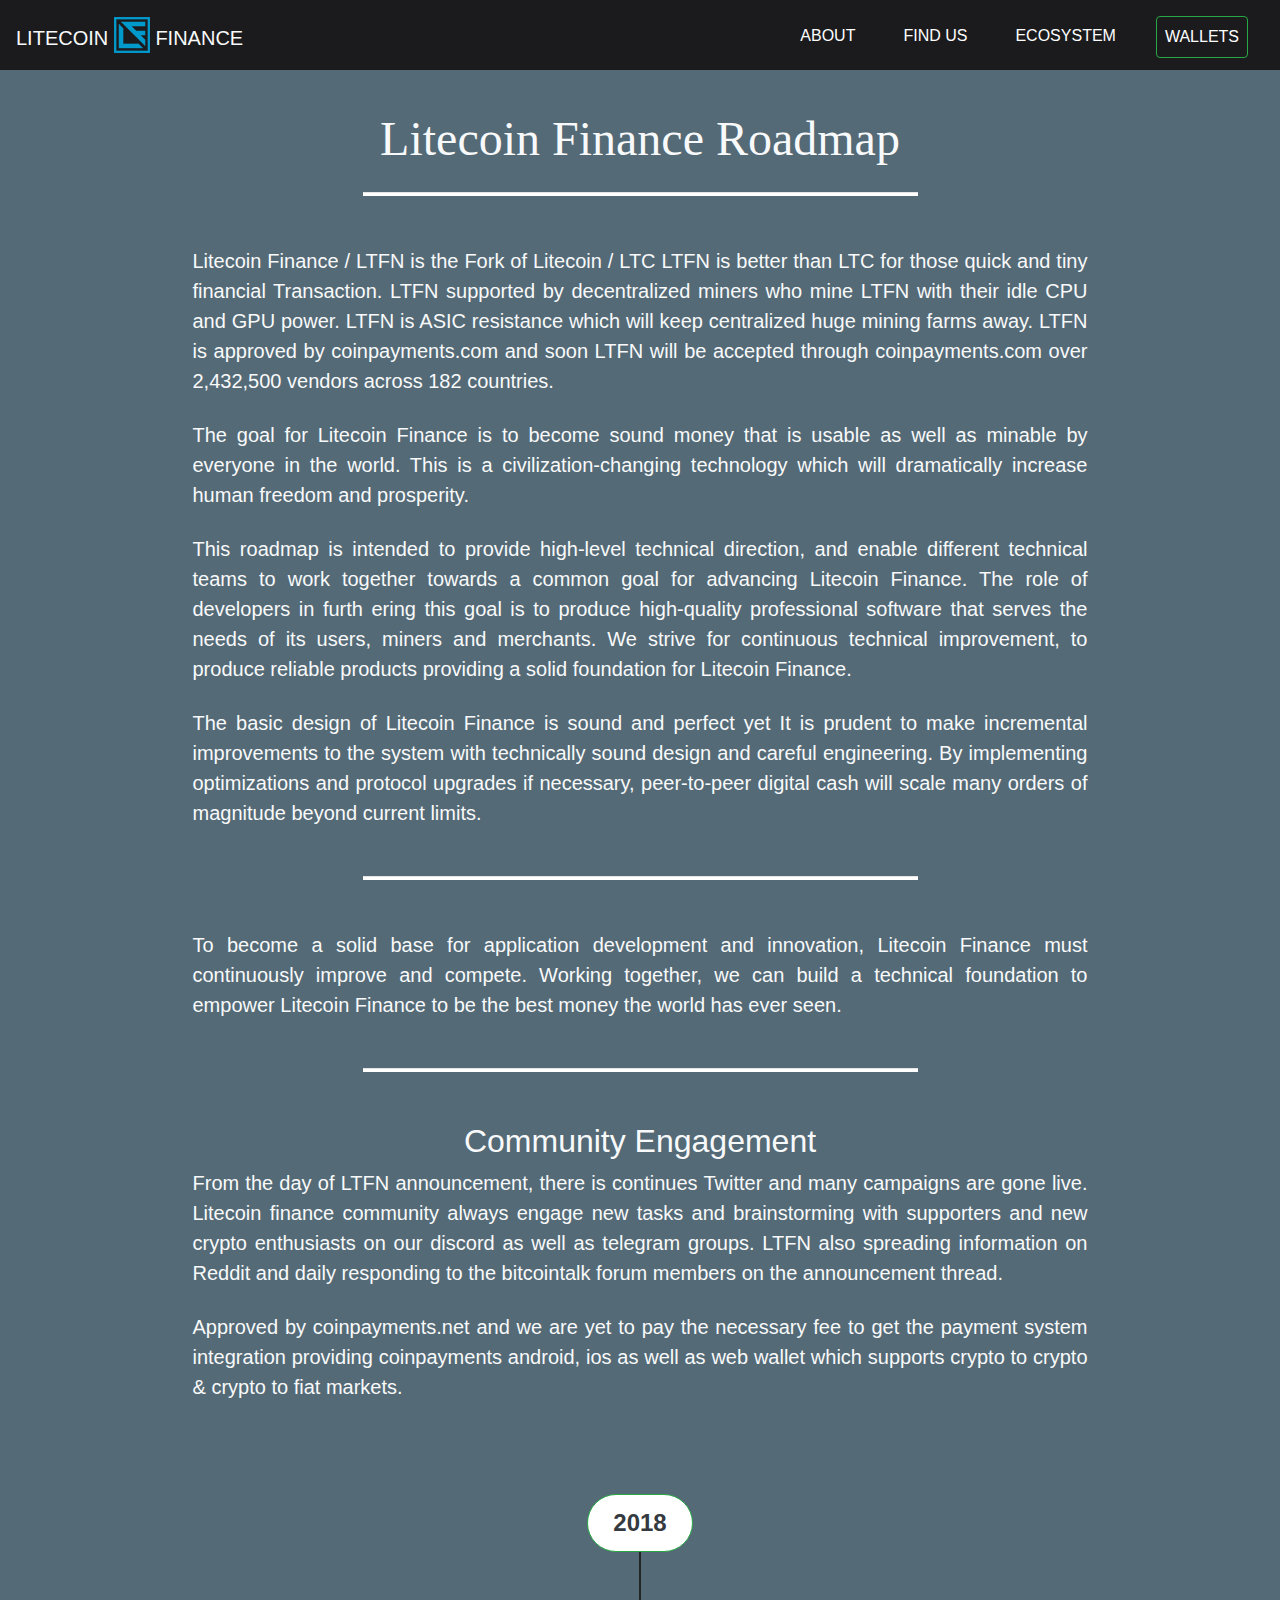
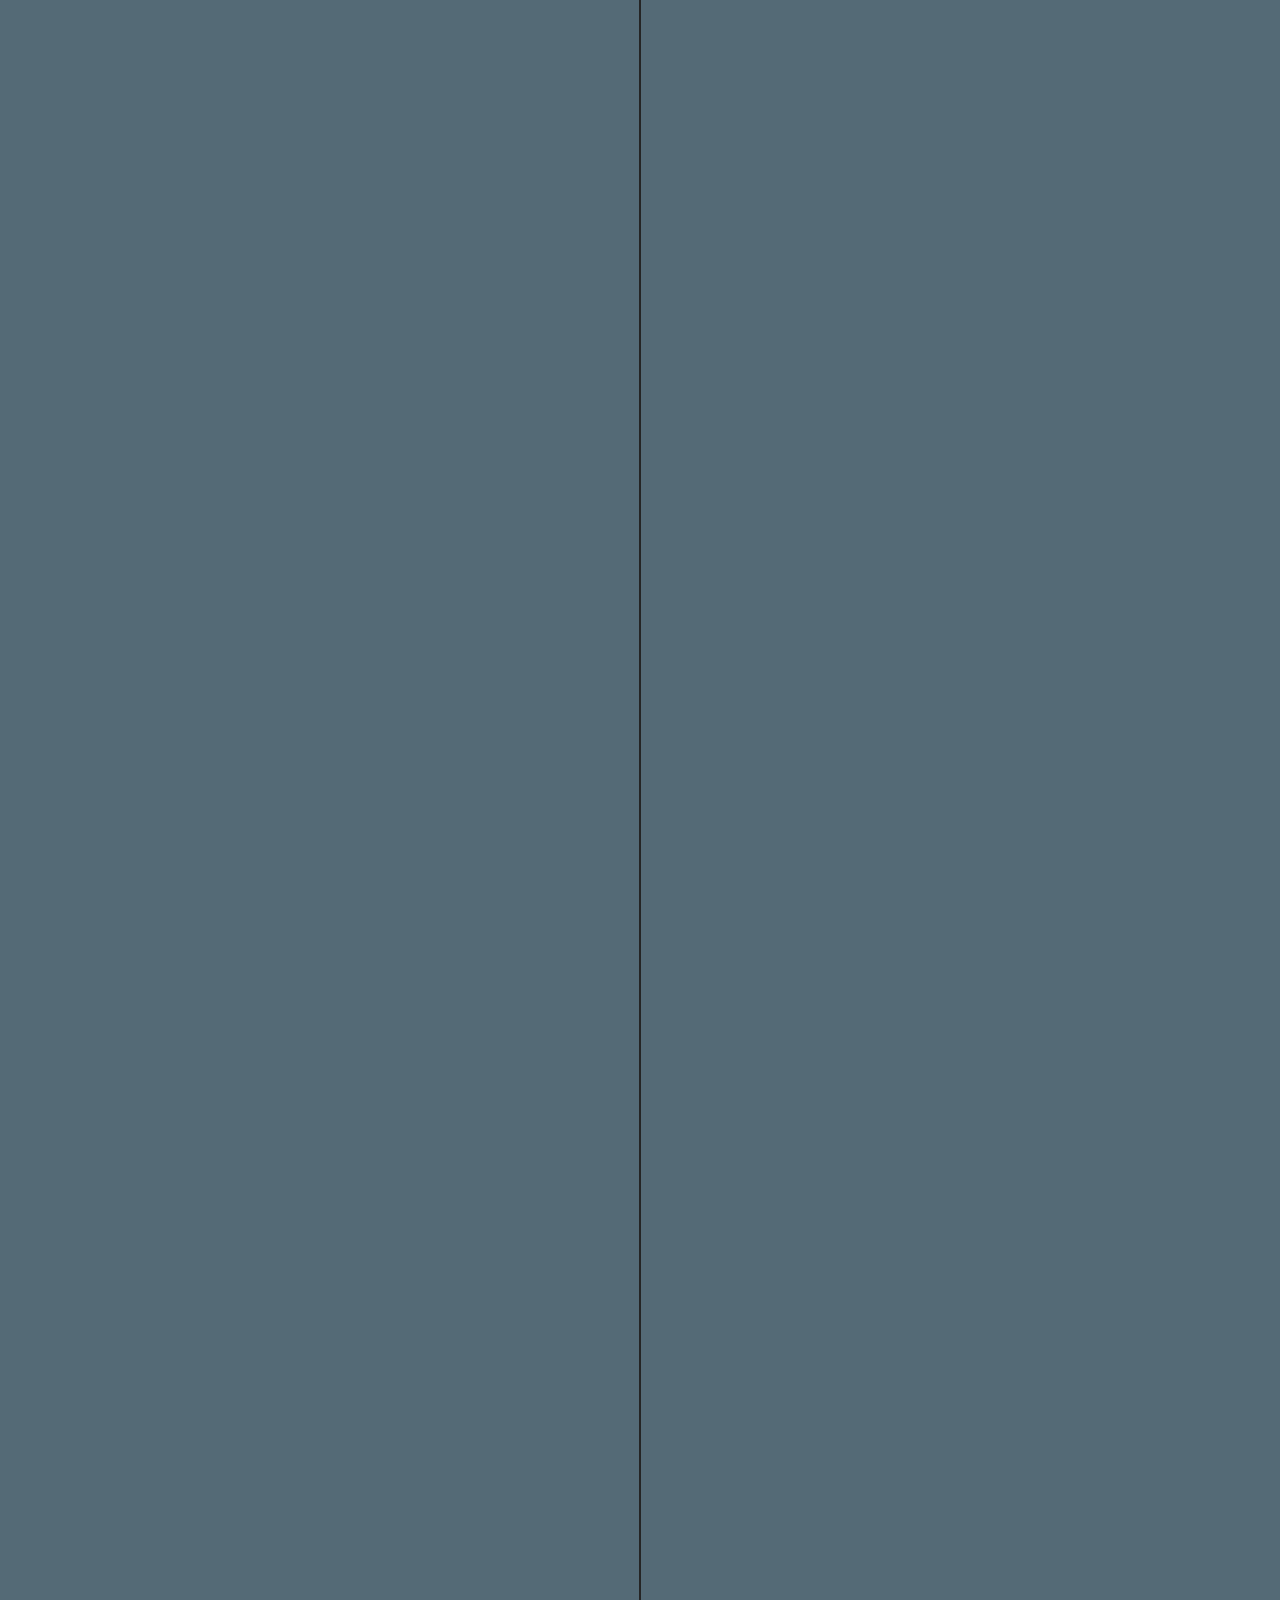
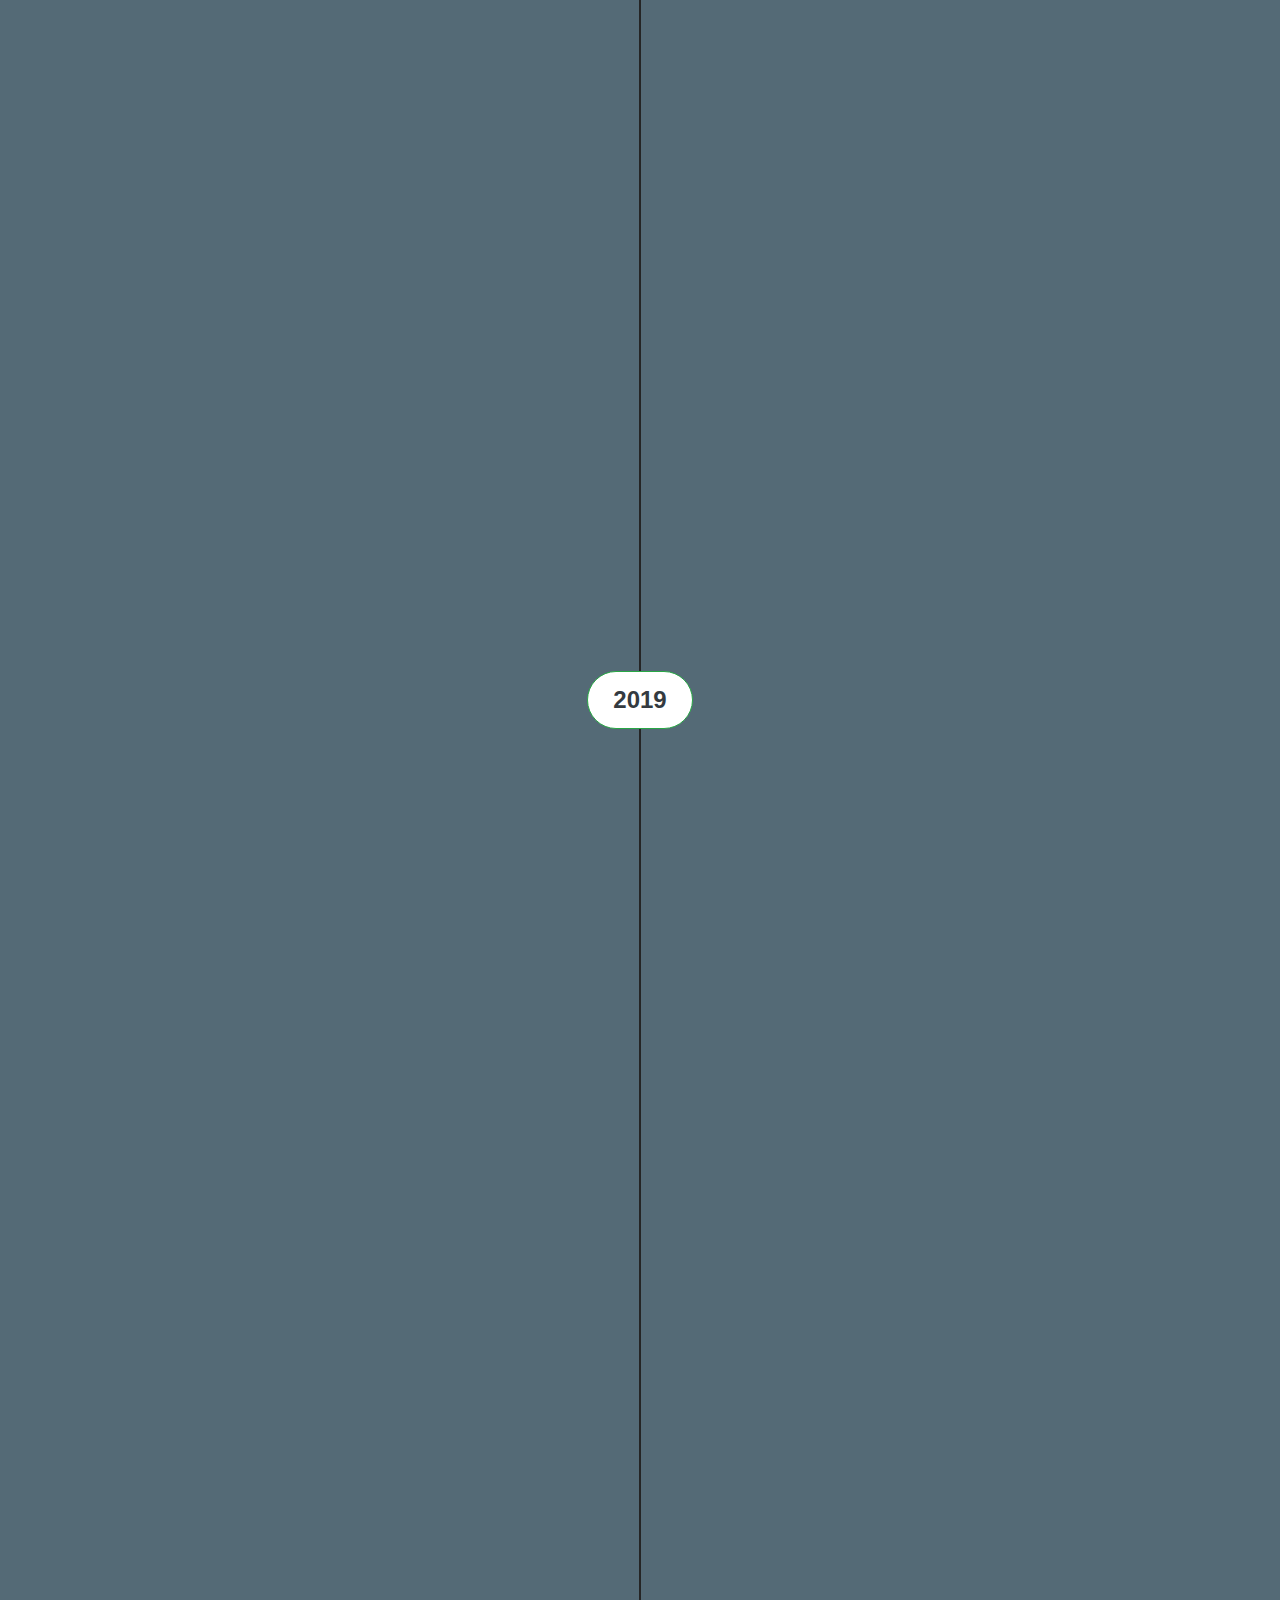
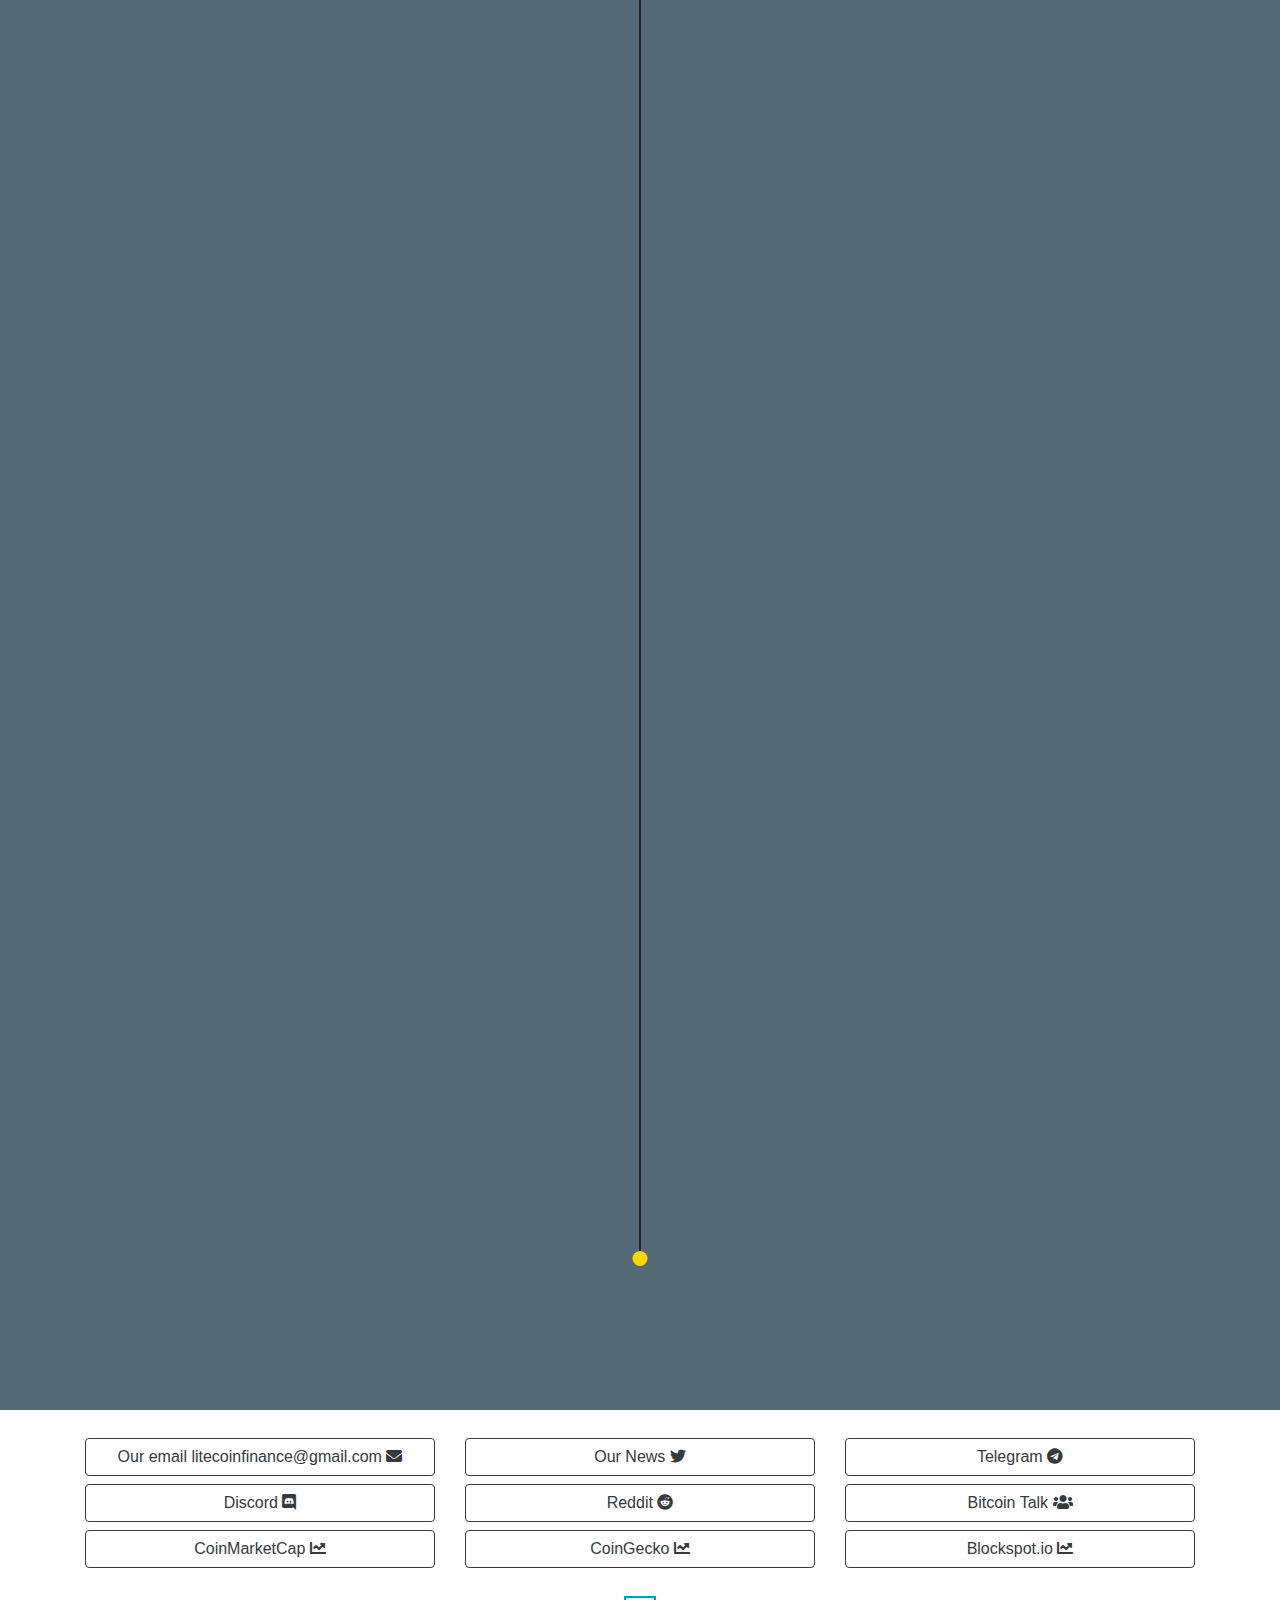
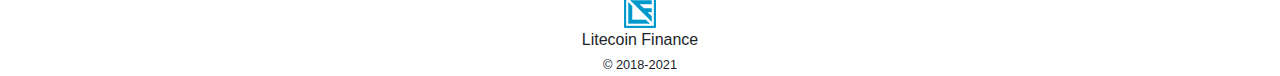
<file: Roadmap/index.htm>
﻿<!doctype html>
<html lang="en">
<head>
<meta http-equiv="Content-Type" content="text/html; charset=UTF-8">
		 
	<meta name="viewport" content="width=device-width, user-scalable=no, initial-scale=1.0, maximum-scale=1.0, minimum-scale=1.0">
	<meta name="description" content="Financial experts from all over the world working together to improve transaction system without third parties. One of results of that work has a name of Litecoin Finance. Join the community today, give a step into tomorrow!">
	<meta name="keywords" content="Litecoin, Finance, Litecoin Finance, LTFN, Cryptocurrency, Bitcoin, Crypto, Future, Trade, Price">
	<meta name="author" content="Litecoin Finance Team">
	<meta name="designer" content="Litecoin Finance Team">
	<meta name="publisher" content="Litecoin Finance Team">
	<meta name="copyright" content="Litecoin Finance Team">
	<meta name="robots" content="index,follow">
	<meta name="title" content="Litecoin Finance | Official Organization">
		<link rel="apple-touch-icon" sizes="180x180" href="../apple-touch-icon.png">
		<link rel="icon" type="image/png" sizes="32x32" href="../favicon-32x32.png">
		<link rel="icon" type="image/png" sizes="16x16" href="../favicon-16x16.png">
		<link rel="manifest" href="../site.webmanifest">
		<link rel="mask-icon" href="../safari-pinned-tab.svg" color="#5bbad5">
		<meta name="msapplication-TileColor" content="#ffc40d">
		<meta name="theme-color" content="#ffffff">
		<title>Roadmap | Litecoin Finance</title>
			 
		<link rel="stylesheet" href="../Assets/vendor/normalize/v8-0-1/normalize.css">
		<link rel="stylesheet" href="../Assets/vendor/fontawessome-5-6-1/css/all.min.css">
		<link rel="stylesheet" href="../Assets/vendor/bootstrap-4-1-3-dist/css/bootstrap.min.css">
		<link rel="stylesheet" href="../Assets/styles/global.css">
	<link rel="stylesheet" href="../Assets/styles/roadmap.css">
		<script src="../Assets/vendor/jQuery-3-3-1/jquery-3.3.1.min.js"></script>
	</head>
		<header>
	<nav class="navbar navbar-expand-md navbar-dark fixed-top bg-dark">
		<a class="navbar-brand font-josefine align-middle" href="../index.htm"><span class="text-light align-bottom">LITECOIN</span> <img height="36px" src="../Assets/images/blueTransparent/remastered64.png" alt="logo64.png"> <span class="text-light align-bottom">FINANCE</span></a>
		<button class="navbar-toggler" type="button" data-toggle="collapse" data-target="#navbarCollapse" aria-controls="navbarCollapse" aria-expanded="false" aria-label="Toggle navigation">
			<span class="navbar-toggler-icon"></span>
		</button>
		<div class="collapse navbar-collapse" id="navbarCollapse">
			<ul class="navbar-nav ml-auto">
				<li class="nav-item active px-3 pt-2 pb-1 text-center">
					<a class="nav-link font-josefine" href="../About/index.htm">ABOUT</a>
				</li>
				<li class="nav-item active px-3 pt-2 pb-1 text-center">
					<a class="nav-link font-josefine" href="../Contact/index.htm">FIND US</a>
				</li>
				<li class="nav-item active px-3 pt-2 pb-1 text-center">
					<a class="nav-link font-josefine" href="../Ecosystem/index.htm">ECOSYSTEM</a>
				</li>
				<li class="nav-item active px-3 pt-2 pb-1">
					<a class="nav-link btn btn-outline-success font-josefine" href="../Wallets/index.htm">WALLETS</a>
				</li>
			</ul>
		</div>
	</nav>
</header>
		<div id="wrap">
			<section class="text-dark text-center full-height bg-dark-marine pb-5">
				<div class="container v-center">
					<section class="text-light text-center bg-dark-marine container-fluid py-5 jumbotron-roadmap">
						<div class="row">
							<h1 class="jumbotron-heading text-center mx-auto font-staat font48">Litecoin Finance
								Roadmap</h1>
							<div class="w-100"></div>
							<hr class="jumbotron-heading-underline">
						</div>
						<div class="row">
							<p class="lead text-light col-10 mx-auto text-justify pb-2">
								Litecoin Finance / LTFN is the Fork of Litecoin / LTC
								LTFN is better than LTC for those quick and tiny financial Transaction.
								LTFN supported by decentralized miners who mine LTFN with their idle CPU and GPU power.
								LTFN is ASIC resistance which will keep centralized huge mining farms away.
								LTFN is approved by coinpayments.com and soon LTFN will be accepted through
								coinpayments.com over 2,432,500 vendors across 182 countries.
							</p>
							<p class="lead text-light col-10 mx-auto text-justify pb-2">
								The goal for Litecoin Finance is to become sound money that is usable as well as minable
								by everyone in the world. This is a civilization-changing technology which will
								dramatically increase human freedom and prosperity.
							</p>
							<p class="lead text-light col-10 mx-auto text-justify pb-2">
								This roadmap is intended to provide high-level technical direction, and enable different
								technical teams to work together towards a common goal for advancing Litecoin Finance.
								The role of developers in furth ering this goal is to produce high-quality professional
								software that serves the needs of its users, miners and merchants. We strive for
								continuous technical improvement, to produce reliable products providing a solid
								foundation for Litecoin Finance.
							</p>
							<p class="lead text-light col-10 mx-auto text-justify pb-2">
								The basic design of Litecoin Finance is sound and perfect yet It is prudent to make
								incremental improvements to the system with technically sound design and careful
								engineering. By implementing optimizations and protocol upgrades if necessary,
								peer-to-peer digital cash will scale many orders of magnitude beyond current limits.
							</p>
							<div class="w-100"></div>
							<hr class="jumbotron-heading-underline mt-4">
							<p class="lead text-light col-10 mx-auto text-justify pb-2">
								To become a solid base for application development and innovation, Litecoin Finance must
								continuously improve and compete. Working together, we can build a technical foundation
								to empower Litecoin Finance to be the best money the world has ever seen.
							</p>
							<div class="w-100"></div>
							<hr class="jumbotron-heading-underline mt-4">
							<h2 class="text-center col-12 mx-auto">
								Community Engagement
							</h2>
							<p class="lead text-light col-10 mx-auto text-justify pb-2">
								From the day of LTFN announcement, there is continues Twitter and many campaigns are
								gone live.
								Litecoin finance community always engage new tasks and brainstorming with supporters and
								new crypto enthusiasts on our discord as well as telegram groups.
								LTFN also spreading information on Reddit and daily responding to the bitcointalk forum
								members on the announcement thread.
							</p>
							<p class="lead text-light col-10 mx-auto text-justify pb-2">
								Approved by coinpayments.net and we are yet to pay the necessary fee to get the payment
								system integration providing coinpayments android, ios as well as web wallet which
								supports crypto to crypto & crypto to fiat markets.
							</p>
						</div>
					</section>
					<div id="roadmap__container" class=" pb-5 mb-5">
						<ul id="roadmap">
							<div id="endpoint"></div>
							<li class="__year success">2018</li>
							<li class="__item __left">
								<span class="connector success"></span>
								<div class="text success">
									<b class="text-success">Q1 2018</b>
									<br>
									<span class="text-success text-center">Ideas & Reality <i class="far fa-check-circle"></i></span>
									<hr>
									<span class="text-success">Idea of creating a new future financially stable and easy way of payment and trading.</span><br><br>
									<span class="text-success">Research about the market, financial structures, analogues, technological possibilities.</span>
								</div>
							</li>
							<li class="__item __right">
								<span class="connector success"></span>
								<div class="text success">
									<b class="text-success">Q2 2018</b>
									<br>
									<span class="text-success text-center">Team making & consolidation <i class="far fa-check-circle"></i></span>
									<hr>
									<span class="text-success">Discussing ideas, brainstorming, active participation and information collection.</span><br><br>
									<span class="text-success">Active invitation to team of possibly useful members.</span><br><br>
									<span class="text-success">Decision of creating decentralised mining by providing a coin as a minable resource by every individual with minimum idle CPU or GPU power but not by centralised ASIC machine mining rig owners.</span>
								</div>
							</li>
							<li class="__item __left">
								<span class="connector success"></span>
								<div class="text success">
									<b class="text-success">Q3 2018</b>
									<br>
									<span class="text-success text-center">Filtering & Development <i class="far fa-check-circle"></i></span>
									<hr>
									<span class="text-success">Re-organization of team members.</span><br><br>
									<span class="text-success">Selecting Litecoin as "parent" coin and the decision of creating a Fork.</span><br><br>
									<span class="text-success">Consolidating the name as Litecoin Finance</span><br><br>
									<span class="text-success">Decision making and designing best suitable and futuristic algorithm for those quick and tiny financial transactions. Finalized the algorithm as - yescryptR32.</span><br><br>
									<span class="text-success">First prototypes</span>
								</div>
							</li>
							<li class="__item __right">
								<span class="connector success"></span>
								<div class="text success">
									<b class="text-success">Q4 2018</b>
									<br>
									<span class="text-success text-center">Tests & Launch <i class="far fa-check-circle"></i></span>
									<hr>
									<span class="text-success">Testing prototypes.</span><br><br>
									<span class="text-success">Site development</span><br><br>
									<span class="text-success">Getting ready by acquiring necessary resources for the fork process is done.</span><br><br>
									<span class="text-success">Successfully forked Litecoin / LTC and introducing Litecoin Finance / LTFN</span><br><br>
									<hr>
									<span class="text-success">Announcement made on 18 December 2018</span>
								</div>
							</li>
							<li class="__item __goals success">
								<div class="__prettify"></div>
								<div class="__the_goals">
									<b>2018 GOALS</b>
									<br>
									<ul class="roadmap-list">
										<li class="text-center roadmap-list-item">Dev Team consolidated</li>
										<li class="text-center roadmap-list-item">Renown and community</li>
										<li class="text-center roadmap-list-item">Development</li>
										<li class="text-center roadmap-list-item">Stable algorithm</li>
										<li class="text-center roadmap-list-item">Tests</li>
										<li class="text-center roadmap-list-item">Fork</li>
										<hr>
										<li class="text-center roadmap-list-item">Announce & Launch</li>
									</ul>
								</div>
							</li>
							<li class="__year success">2019</li>
							<li class="__item __left">
								<span class="connector success"></span>
								<div class="text success">
									<b class="text-success">Q1 2019</b>
									<br>
									<span class="text-success text-center">Advertisement & Listings</span>
									<hr>
									<span class="text-success">Raising funds for listing LTFN on Exchanges.</span><br><br>
									<span class="text-success">LTFN listed on coinexchange.io under BTC market on April 14 <br>
										<a href="https://www.coinexchange.io/market/LTFN/BTC">www.coinexchange.io</a></span><br><br>
									<span class="text-success">On 20 April, crex24.com exchange listed LTFN under BTC market. <br>
										<a href="https://crex24.com/ru/exchange/LTFN-BTC">www.crex24.com</a></span><br><br>
								</div>
							</li>
							<li class="__item __right">
								<span class="connector"></span>
								<div class="text">
									<b>Q2 2019</b>
									<br>
									<span class="text-center">Crowd Funding & Listings</span>
									<hr>
									<span>Listing on CoinMarketCap</span><br><br>
									<span class="text-success">Listing of CoinGecko <i class="far fa-check-circle"></i></span><br><br>
									<span>Raising funds for <a href="https://www.coinpayments.net/">www.coinpayments.net</a> payment system and planning to conduct LTFN sale at a fixed price on both the exchanges. Yet to announce the price and date of pre sale.
									<br><br>Once we make necessary investment, coinpayments will get the payment system by which LTFN will be accepted over 2,432,500 vendors across 182 countries.
									</span><br><br>
								</div>
							</li>
							<li class="__item __left">
								<span class="connector"></span>
								<div class="text">
									<b>Q3 2019</b>
									<br>
									<span>Mobile Integration</span>
									<hr>
									<span>Providing Android & iOS mobile application along with web wallet which supports exchange features where one can buy and sell LTFN with fiet or any other crypto currency that are recognised and listed on <a href="https://www.coinpayments.net/">www.coinpayments.net</a></span>
								</div>
							</li>
							<li class="__item __right">
								<span class="connector"></span>
								<div class="text">
									<b>Q4 2019</b>
									<br>
									<span>Advertising & Domination</span>
									<hr>
									<span>Increasing & dominating the Litecoin TX count</span>
								</div>
							</li>
							<li class="__item __left">
								<span class="connector success"></span>
								<div class="text success">
									<b class="text-success">Q2 2021</b>
									<br>
									<span class="text-success">Full Re-work of project</span>
									<hr>
									<span class="text-success">Changet algo from YesscryptR32 to YesPoWerR16, returned reward 50 coins at block 1858801 and to halving rule block , then again 25 , 12.5 every 84 0000 blocks, marketing changes.</a></span>
								</div>
							</li>
							</li>
							<li class="__item __right">
								<span class="connector"></span>
								<div class="text">
									<b>Q3 2021</b>
									<br>
									<span>Reserved</span>
									<hr>
									<span>Reserved</span>
								</div>
							</li>
							</li>
							<li class="__item __left">
								<span class="connector"></span>
								<div class="text">
									<b>Q4 2021</b>
									<br>
									<span>Reserved</span>
									<hr>
									<span>Reserved</span>
								</div>
							</li>
						</ul>
					</div>
				</div>
			</section>
		</div>
		<footer class="container">
	<div class="row pt-4">
		<div class="col-lg-4 text-center">
			<a class="btn btn-outline-dark w-100 my-1" href=mailto:litecoinfinance@gmail.com?subject=My%20Question%20or%20Suggestion&body=Hello%20Litecoin%20Finance%20Team%2C%0A%0AYour%20message%0A%0ABest%20Regards%2C%0AYour%20name%20%7C%20Organization">
			    Our email litecoinfinance@gmail.com <i class="fa fa-envelope"></i>
			</a>
		</div>	
		<div class="col-lg-4 text-center">
			<a class="btn btn-outline-dark w-100 my-1" href="https://twitter.com/FinanceLitecoin">
				Our News  <i class="fab fa-twitter"></i>
			</a>
		</div>
		<div class="col-lg-4 text-center">
			<a class="btn btn-outline-dark w-100 my-1" href="https://t.me/LitecoinFinance">
				Telegram  <i class="fab fa-telegram"></i>
			</a>
		</div>
		<div class="col-lg-4 text-center">
			<a class="btn btn-outline-dark w-100 my-1" href="https://discord.gg/t8Tc5us5jq">
				Discord  <i class="fab fa-discord"></i>
			</a>
		</div>
		<div class="col-lg-4 text-center">
			<a class="btn btn-outline-dark w-100 my-1" href="https://www.reddit.com/user/LitecoinFinance">
				Reddit  <i class="fab fa-reddit"></i>
			</a>
		</div>
		<div class="col-lg-4 text-center">
			<a class="btn btn-outline-dark w-100 my-1" href="https://bitcointalk.org/index.php?topic=5086601.0">
				Bitcoin Talk  <i class="fa fa-users"></i>
			</a>
		</div>
		<div class="col-lg-4 text-center">
			<a class="btn btn-outline-dark w-100 my-1" href="https://coinmarketcap.com/ru/currencies/litecoin-finance">
				CoinMarketCap  <i class="fas fa-chart-line"></i>
			</a>
		</div>
		<div class="col-lg-4 text-center">
			<a class="btn btn-outline-dark w-100 my-1" href="https://www.coingecko.com/en/coins/litecoin-finance">
				CoinGecko  <i class="fas fa-chart-line"></i>
			</a>
		</div>
		<div class="col-lg-4 text-center">
			<a class="btn btn-outline-dark w-100 my-1" href="https://blockspot.io/coin/litecoin-finance">
				Blockspot.io  <i class="fas fa-chart-line"></i>
			</a>
		</div>
		<div class="col text-center">
			<br>
			<img src="../Assets/images/blueTransparent/remastered32.png" alt="logo32.png">
			<p class="py-0 my-0">Litecoin Finance</p>
			<small class="m-1 text-center">&copy; 2018-2021</small>
		</div>
	</div>
</footer>
		<script src="../Assets/vendor/bootstrap-4-1-3-dist/js/bootstrap.js"></script>
		<script>
			function setCookie(name,value,days) {
				var expires = "";
				if (days) {
					var date = new Date();
					date.setTime(date.getTime() + (days*24*60*60*1000));
					expires = "; expires=" + date.toUTCString();
				}
				document.cookie = name + "=" + (value || "")  + expires + "; path=/";
			}
			function getCookie(name) {
				var nameEQ = name + "=";
				var ca = document.cookie.split(';');
				for(var i=0;i < ca.length;i++) {
					var c = ca[i];
					while (c.charAt(0)==' ') c = c.substring(1,c.length);
					if (c.indexOf(nameEQ) == 0) return c.substring(nameEQ.length,c.length);
				}
				return null;
			}
			function eraseCookie(name) {
				document.cookie = name+'=; Max-Age=-99999999;';
			}
		</script>
		<script>
			if (getCookie('lightningAware') === null) {
				$("#notifyModal").modal('show');
				setCookie('lightningAware', 'true', 1)
			}
		</script>
		<script src="../Assets/js/roadmap.js"></script>
</html>
</file>
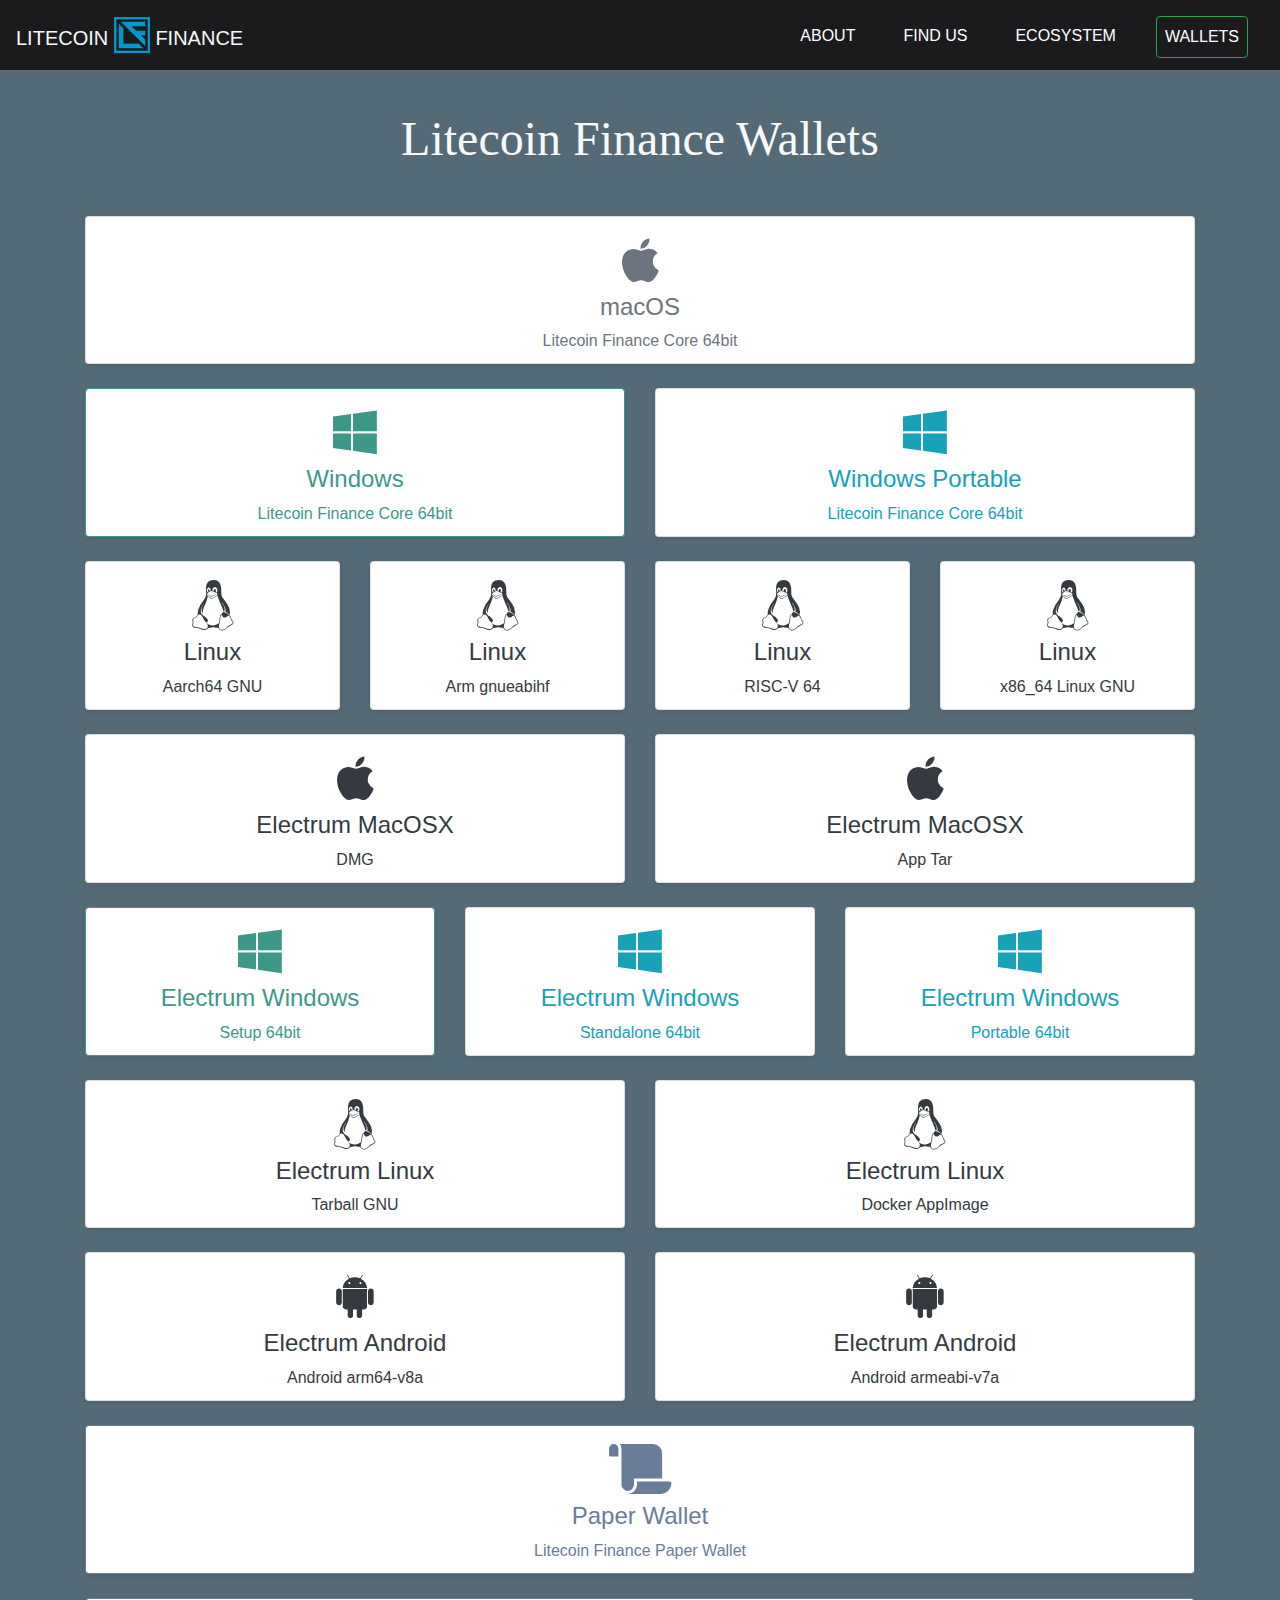
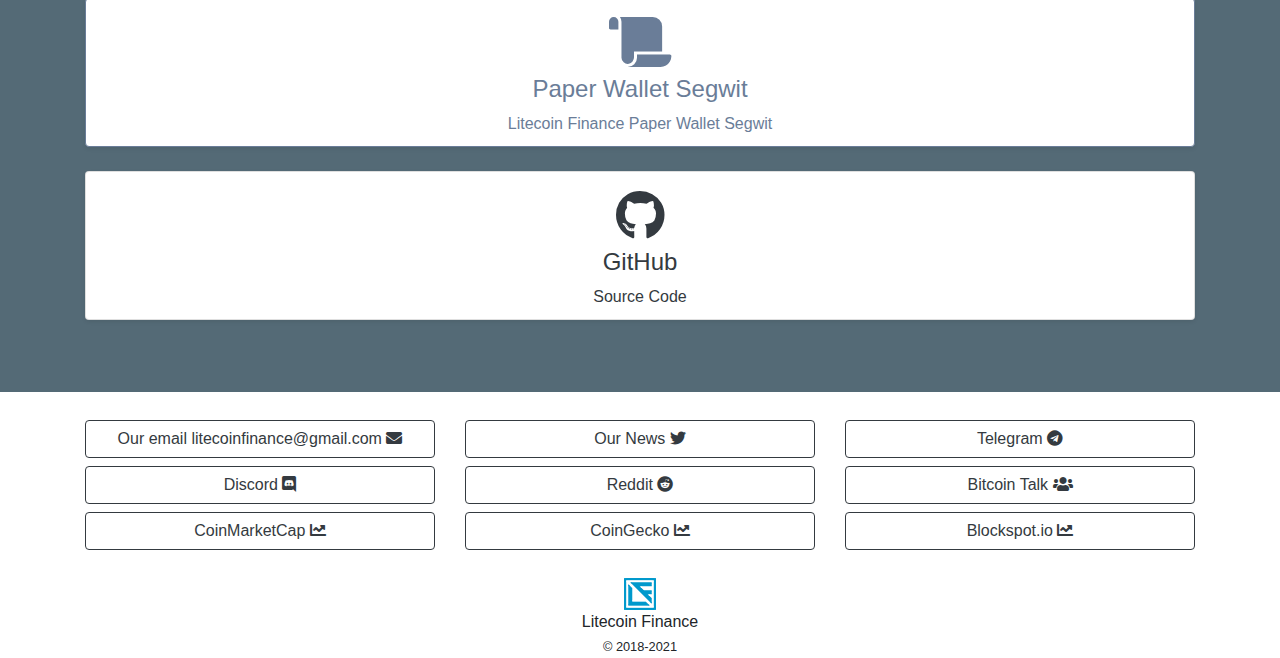
<file: Wallets/index.htm>
﻿<!doctype html>
<html lang="en">
<head>
<meta http-equiv="Content-Type" content="text/html; charset=UTF-8">
		 
	<meta name="viewport" content="width=device-width, user-scalable=no, initial-scale=1.0, maximum-scale=1.0, minimum-scale=1.0">
	<meta name="description" content="Financial experts from all over the world working together to improve transaction system without third parties. One of results of that work has a name of Litecoin Finance. Join the community today, give a step into tomorrow!">
	<meta name="keywords" content="Litecoin, Finance, Litecoin Finance, LTFN, Cryptocurrency, Bitcoin, Crypto, Future, Trade, Price">
	<meta name="author" content="Litecoin Finance Team">
	<meta name="designer" content="Litecoin Finance Team">
	<meta name="publisher" content="Litecoin Finance Team">
	<meta name="copyright" content="Litecoin Finance Team">
	<meta name="robots" content="index,follow">
	<meta name="title" content="Litecoin Finance | Official Organization">
		<link rel="apple-touch-icon" sizes="180x180" href="../apple-touch-icon.png">
		<link rel="icon" type="image/png" sizes="32x32" href="../favicon-32x32.png">
		<link rel="icon" type="image/png" sizes="16x16" href="../favicon-16x16.png">
		<link rel="manifest" href="../site.webmanifest">
		<link rel="mask-icon" href="../safari-pinned-tab.svg" color="#5bbad5">
		<meta name="msapplication-TileColor" content="#ffc40d">
		<meta name="theme-color" content="#ffffff">
		<title>Wallets | Litecoin Finance</title>
			 
		<link rel="stylesheet" href="../Assets/vendor/normalize/v8-0-1/normalize.css">
		<link rel="stylesheet" href="../Assets/vendor/fontawessome-5-6-1/css/all.min.css">
		<link rel="stylesheet" href="../Assets/vendor/bootstrap-4-1-3-dist/css/bootstrap.min.css">
		<link rel="stylesheet" href="../Assets/styles/global.css">
	<link rel="stylesheet" href="../Assets/styles/wallets.css">
		<script src="../Assets/vendor/jQuery-3-3-1/jquery-3.3.1.min.js"></script>
	</head>
		<header>
	<nav class="navbar navbar-expand-md navbar-dark fixed-top bg-dark">
		<a class="navbar-brand font-josefine align-middle" href="../index.htm"><span class="text-light align-bottom">LITECOIN</span> <img height="36px" src="../Assets/images/blueTransparent/remastered64.png" alt="logo64.png"> <span class="text-light align-bottom">FINANCE</span></a>
		<button class="navbar-toggler" type="button" data-toggle="collapse" data-target="#navbarCollapse" aria-controls="navbarCollapse" aria-expanded="false" aria-label="Toggle navigation">
			<span class="navbar-toggler-icon"></span>
		</button>
		<div class="collapse navbar-collapse" id="navbarCollapse">
			<ul class="navbar-nav ml-auto">
				<li class="nav-item active px-3 pt-2 pb-1 text-center">
					<a class="nav-link font-josefine" href="../About/index.htm">ABOUT</a>
				</li>
				<li class="nav-item active px-3 pt-2 pb-1 text-center">
					<a class="nav-link font-josefine" href="../Contact/index.htm">FIND US</a>
				</li>
				<li class="nav-item active px-3 pt-2 pb-1 text-center">
					<a class="nav-link font-josefine" href="../Ecosystem/index.htm">ECOSYSTEM</a>
				</li>
				<li class="nav-item active px-3 pt-2 pb-1">
					<a class="nav-link btn btn-outline-success font-josefine" href="index.htm">WALLETS</a>
				</li>
			</ul>
		</div>
	</nav>
</header>
		<div id="wrap">
			<section class="text-dark text-center full-height bg-dark-marine pb-5">
				<div class="container v-center">
					<h1 class="my-5 pt-5 text-light font-staat font48">Litecoin Finance Wallets</h1>
					<div class="">
						<div class="row">
							<div class="col-12">
								<a href="https://github.com/litecoinfinance/litecoinfinance/releases/download/v4.0.0.0/litecoinfinance-0a6d0a70c5f2-osx-unsigned.dmg" target="_blank" class="card download-card mb-4 btn btn-outline-secondary">
									<div class="card-body p-1">
										<div class="row">
											<div class="col-lg-12 col-3">
												<i class="fab fa-apple text-center m-2 icon-bigger text-md-right"></i>
											</div>
											<div class="col text-md-left text-lg-center">
												<h4 class="">macOS</h4>
												<p class="card-text">Litecoin Finance Core 64bit</p>
											</div>
										</div>
									</div>
								</a>
							</div>
							<div class="col-md-6">
								<a href="https://github.com/litecoinfinance/litecoinfinance/releases/download/v4.0.0.0/litecoinfinance-0a6d0a70c5f2-win64-setup-unsigned.exe" target="_blank" class="card download-card mb-4 btn btn-outline-green">
									<div class="card-body p-1">
										<div class="row">
											<div class="col-lg-12 col-3">
												<i class="fab fa-windows text-center m-2 icon-bigger"></i>
											</div>
											<div class="col">
												<h4 class="text-center">Windows</h4>
												<p class="card-text">Litecoin Finance Core 64bit</p>
											</div>
										</div>
									</div>
								</a>
							</div>
							<div class="col-md-6">
								<a href="https://github.com/litecoinfinance/litecoinfinance/releases/download/v4.0.0.0/litecoinfinance-0a6d0a70c5f2-win64.zip" target="_blank" class="card download-card mb-4 btn btn-outline-info">
									<div class="card-body p-1">
										<div class="row">
											<div class="col-lg-12 col-3">
												<i class="fab fa-windows text-center m-2 icon-bigger"></i>
											</div>
											<div class="col">
												<h4 class="text-center">Windows Portable</h4>
												<p class="card-text">Litecoin Finance Core 64bit</p>
											</div>
										</div>
									</div>
								</a>
							</div>
							<div class="col-md-6 col-lg-3">
								<a href="https://github.com/litecoinfinance/litecoinfinance/releases/download/v4.0.0.0/litecoinfinance-0a6d0a70c5f2-aarch64-linux-gnu.tar.gz" target="_blank" class="card download-card mb-4 btn btn-outline-dark">
									<div class="card-body p-1">
										<div class="row">
											<div class="col-lg-12 col-3">
												<i class="fab fa-linux text-center m-2 icon-bigger text-md-right"></i>
											</div>
											<div class="col text-md-left text-lg-center">
												<h4 class="">Linux</h4>
												<p class="card-text">Aarch64 GNU</p>
											</div>
										</div>
									</div>
								</a>
							</div>
							<div class="col-md-6 col-lg-3">
								<a href="https://github.com/litecoinfinance/litecoinfinance/releases/download/v4.0.0.0/litecoinfinance-0a6d0a70c5f2-arm-linux-gnueabihf.tar.gz" target="_blank" class="card download-card mb-4 btn btn-outline-dark">
									<div class="card-body p-1">
										<div class="row">
											<div class="col-lg-12 col-3">
												<i class="fab fa-linux text-center m-2 icon-bigger text-md-right"></i>
											</div>
											<div class="col text-md-left text-lg-center">
												<h4 class="">Linux</h4>
												<p class="card-text">Arm gnueabihf</p>
											</div>
										</div>
									</div>
								</a>
							</div>
							<div class="col-md-6 col-lg-3">
								<a href="https://github.com/litecoinfinance/litecoinfinance/releases/download/v4.0.0.0/litecoinfinance-0a6d0a70c5f2-riscv64-linux-gnu.tar.gz" target="_blank" class="card download-card mb-4 btn btn-outline-dark">
									<div class="card-body p-1">
										<div class="row">
											<div class="col-lg-12 col-3">
												<i class="fab fa-linux text-center m-2 icon-bigger text-md-right"></i>
											</div>
											<div class="col text-md-left text-lg-center">
												<h4 class="">Linux</h4>
												<p class="card-text">RISC-V 64</p>
											</div>
										</div>
									</div>
								</a>
							</div>
							<div class="col-md-6 col-lg-3">
								<a href="https://github.com/litecoinfinance/litecoinfinance/releases/download/v4.0.0.0/litecoinfinance-0a6d0a70c5f2-x86_64-linux-gnu.tar.gz" target="_blank" class="card download-card mb-4 btn btn-outline-dark">
									<div class="card-body p-1">
										<div class="row">
											<div class="col-lg-12 col-3">
												<i class="fab fa-linux text-center m-2 icon-bigger text-md-right"></i>
											</div>
											<div class="col text-md-left text-lg-center">
												<h4 class="">Linux</h4>
												<p class="card-text">x86_64 Linux GNU</p>
											</div>
										</div>
									</div>
								</a>
							</div>
							<div class="col-md-6">
								<a href="https://github.com/litecoinfinance/electrum-ltfn/releases/download/v4.1.2/electrum-ltfn-v4.1.2.dmg" target="_blank" class="card download-card mb-4 btn btn-outline-dark">
									<div class="card-body p-1">
										<div class="row">
											<div class="col-lg-12 col-3">
												<i class="fab fa-apple text-center m-2 icon-bigger text-md-right"></i>
											</div>
											<div class="col text-md-left text-lg-center">
												<h4 class="">Electrum MacOSX</h4>
												<p class="card-text">DMG</p>
											</div>
										</div>
									</div>
								</a>
							</div>
							<div class="col-md-6">
								<a href="https://github.com/litecoinfinance/electrum-ltfn/releases/download/v4.1.2/Electrum-LTFN.app.tar" target="_blank" class="card download-card mb-4 btn btn-outline-dark">
									<div class="card-body p-1">
										<div class="row">
											<div class="col-lg-12 col-3">
												<i class="fab fa-apple text-center m-2 icon-bigger text-md-right"></i>
											</div>
											<div class="col text-md-left text-lg-center">
												<h4 class="">Electrum MacOSX</h4>
												<p class="card-text">App Tar</p>
											</div>
										</div>
									</div>
								</a>
							</div>
							<div class="col-md-4">
								<a href="https://github.com/litecoinfinance/electrum-ltfn/releases/download/v4.1.2/electrum-ltfn-a9af96183-setup.exe" target="_blank" class="card download-card mb-4 btn btn-outline-green">
									<div class="card-body p-1">
										<div class="row">
											<div class="col-lg-12 col-3">
												<i class="fab fa-windows text-center m-2 icon-bigger"></i>
											</div>
											<div class="col">
												<h4 class="text-center">Electrum Windows</h4>
												<p class="card-text">Setup 64bit</p>
											</div>
										</div>
									</div>
								</a>
							</div>
							<div class="col-md-4">
								<a href="https://github.com/litecoinfinance/electrum-ltfn/releases/download/v4.1.2/electrum-ltfn-a9af96183.exe" target="_blank" class="card download-card mb-4 btn btn-outline-info">
									<div class="card-body p-1">
										<div class="row">
											<div class="col-lg-12 col-3">
												<i class="fab fa-windows text-center m-2 icon-bigger"></i>
											</div>
											<div class="col">
												<h4 class="text-center">Electrum Windows</h4>
												<p class="card-text">Standalone 64bit</p>
											</div>
										</div>
									</div>
								</a>
							</div>
							<div class="col-md-4">
								<a href="https://github.com/litecoinfinance/electrum-ltfn/releases/download/v4.1.2/electrum-ltfn-a9af96183-portable.exe" target="_blank" class="card download-card mb-4 btn btn-outline-info">
									<div class="card-body p-1">
										<div class="row">
											<div class="col-lg-12 col-3">
												<i class="fab fa-windows text-center m-2 icon-bigger"></i>
											</div>
											<div class="col">
												<h4 class="text-center">Electrum Windows</h4>
												<p class="card-text">Portable 64bit</p>
											</div>
										</div>
									</div>
								</a>
							</div>
							<div class="col-md-6">
								<a href="https://github.com/litecoinfinance/electrum-ltfn/releases/download/v4.1.2/Electrum-LTFN-4.1.2.tar.gz" target="_blank" class="card download-card mb-4 btn btn-outline-dark">
									<div class="card-body p-1">
										<div class="row">
											<div class="col-lg-12 col-3">
												<i class="fab fa-linux text-center m-2 icon-bigger text-md-right"></i>
											</div>
											<div class="col text-md-left text-lg-center">
												<h4 class="">Electrum Linux</h4>
												<p class="card-text">Tarball GNU</p>
											</div>
										</div>
									</div>
								</a>
							</div>
							<div class="col-md-6">
								<a href="https://github.com/litecoinfinance/electrum-ltfn/releases/download/v4.1.2/electrum-ltfn-a9af96183-x86_64.AppImage" target="_blank" class="card download-card mb-4 btn btn-outline-dark">
									<div class="card-body p-1">
										<div class="row">
											<div class="col-lg-12 col-3">
												<i class="fab fa-linux text-center m-2 icon-bigger text-md-right"></i>
											</div>
											<div class="col text-md-left text-lg-center">
												<h4 class="">Electrum Linux</h4>
												<p class="card-text">Docker AppImage</p>
											</div>
										</div>
									</div>
								</a>
							</div>
							<div class="col-md-6">
								<a href="https://github.com/litecoinfinance/electrum-ltfn/releases/download/v4.1.2/Electrum_LTFN-4.1.2.0-arm64-v8a-release.apk" target="_blank" class="card download-card mb-4 btn btn-outline-dark">
									<div class="card-body p-1">
										<div class="row">
											<div class="col-lg-12 col-3">
												<i class="fab fa-android text-center m-2 icon-bigger text-md-right"></i>
											</div>
											<div class="col text-md-left text-lg-center">
												<h4 class="">Electrum Android</h4>
												<p class="card-text">Android arm64-v8a</p>
											</div>
										</div>
									</div>
								</a>
							</div>
							<div class="col-md-6">
								<a href="https://github.com/litecoinfinance/electrum-ltfn/releases/download/v4.1.2/Electrum_LTFN-4.1.2.0-armeabi-v7a-release.apk" target="_blank" class="card download-card mb-4 btn btn-outline-dark">
									<div class="card-body p-1">
										<div class="row">
											<div class="col-lg-12 col-3">
												<i class="fab fa-android text-center m-2 icon-bigger text-md-right"></i>
											</div>
											<div class="col text-md-left text-lg-center">
												<h4 class="">Electrum Android</h4>
												<p class="card-text">Android armeabi-v7a</p>
											</div>
										</div>
									</div>
								</a>
							</div>
							<div class="col-12">
								<a href="../Paper/index.html" target="_blank" class="card download-card mb-4 btn btn-outline-biege">
									<div class="card-body p-1">
										<div class="row">
											<div class="col-lg-12 col-3">
												<i class="fa fa-scroll text-center m-2 icon-bigger text-md-right"></i>
											</div>
											<div class="col text-md-left text-lg-center">
												<h4 class="">Paper Wallet</h4>
												<p class="card-text">Litecoin Finance Paper Wallet</p>
											</div>
										</div>
									</div>
								</a>
							</div>
														<div class="col-12">
								<a href="https://ltfnpw.scalaris.info" target="_blank" class="card download-card mb-4 btn btn-outline-biege">
									<div class="card-body p-1">
										<div class="row">
											<div class="col-lg-12 col-3">
												<i class="fa fa-scroll text-center m-2 icon-bigger text-md-right"></i>
											</div>
											<div class="col text-md-left text-lg-center">
												<h4 class="">Paper Wallet Segwit</h4>
												<p class="card-text">Litecoin Finance Paper Wallet Segwit</p>
											</div>
										</div>
									</div>
								</a>
							</div>
							<div class="col-12">
								<a href="https://github.com/litecoinfinance/litecoinfinance" target="_blank" class="card download-card mb-4 btn btn-outline-dark">
									<div class="card-body p-1">
										<div class="row">
											<div class="col-lg-12 col-3">
												<i class="fab fa-github text-center m-2 icon-bigger text-md-right"></i>
											</div>
											<div class="col text-md-left text-lg-center">
												<h4 class="">GitHub</h4>
												<p class="card-text">Source Code</p>
											</div>
										</div>
									</div>
								</a>
							</div>
						</div>
					</div>
				</div>
			</section>
		</div>
		<footer class="container">
	<div class="row pt-4">
		<div class="col-lg-4 text-center">
			<a class="btn btn-outline-dark w-100 my-1" href=mailto:litecoinfinance@gmail.com?subject=My%20Question%20or%20Suggestion&body=Hello%20Litecoin%20Finance%20Team%2C%0A%0AYour%20message%0A%0ABest%20Regards%2C%0AYour%20name%20%7C%20Organization">
			    Our email litecoinfinance@gmail.com <i class="fa fa-envelope"></i>
			</a>
		</div>	
		<div class="col-lg-4 text-center">
			<a class="btn btn-outline-dark w-100 my-1" href="https://twitter.com/FinanceLitecoin">
				Our News  <i class="fab fa-twitter"></i>
			</a>
		</div>
		<div class="col-lg-4 text-center">
			<a class="btn btn-outline-dark w-100 my-1" href="https://t.me/LitecoinFinance">
				Telegram  <i class="fab fa-telegram"></i>
			</a>
		</div>
		<div class="col-lg-4 text-center">
			<a class="btn btn-outline-dark w-100 my-1" href="https://discord.gg/t8Tc5us5jq">
				Discord  <i class="fab fa-discord"></i>
			</a>
		</div>
		<div class="col-lg-4 text-center">
			<a class="btn btn-outline-dark w-100 my-1" href="https://www.reddit.com/user/LitecoinFinance">
				Reddit  <i class="fab fa-reddit"></i>
			</a>
		</div>
		<div class="col-lg-4 text-center">
			<a class="btn btn-outline-dark w-100 my-1" href="https://bitcointalk.org/index.php?topic=5086601.0">
				Bitcoin Talk  <i class="fa fa-users"></i>
			</a>
		</div>
		<div class="col-lg-4 text-center">
			<a class="btn btn-outline-dark w-100 my-1" href="https://coinmarketcap.com/ru/currencies/litecoin-finance">
				CoinMarketCap  <i class="fas fa-chart-line"></i>
			</a>
		</div>
		<div class="col-lg-4 text-center">
			<a class="btn btn-outline-dark w-100 my-1" href="https://www.coingecko.com/en/coins/litecoin-finance">
				CoinGecko  <i class="fas fa-chart-line"></i>
			</a>
		</div>
		<div class="col-lg-4 text-center">
			<a class="btn btn-outline-dark w-100 my-1" href="https://blockspot.io/coin/litecoin-finance">
				Blockspot.io  <i class="fas fa-chart-line"></i>
			</a>
		</div>
		<div class="col text-center">
			<br>
			<img src="../Assets/images/blueTransparent/remastered32.png" alt="logo32.png">
			<p class="py-0 my-0">Litecoin Finance</p>
			<small class="m-1 text-center">&copy; 2018-2021</small>
		</div>
	</div>
</footer>
		<script src="../Assets/vendor/bootstrap-4-1-3-dist/js/bootstrap.js"></script>
		<script>
			function setCookie(name,value,days) {
				var expires = "";
				if (days) {
					var date = new Date();
					date.setTime(date.getTime() + (days*24*60*60*1000));
					expires = "; expires=" + date.toUTCString();
				}
				document.cookie = name + "=" + (value || "")  + expires + "; path=/";
			}
			function getCookie(name) {
				var nameEQ = name + "=";
				var ca = document.cookie.split(';');
				for(var i=0;i < ca.length;i++) {
					var c = ca[i];
					while (c.charAt(0)==' ') c = c.substring(1,c.length);
					if (c.indexOf(nameEQ) == 0) return c.substring(nameEQ.length,c.length);
				}
				return null;
			}
			function eraseCookie(name) {
				document.cookie = name+'=; Max-Age=-99999999;';
			}
		</script>
		<script>
			if (getCookie('lightningAware') === null) {
				$("#notifyModal").modal('show');
				setCookie('lightningAware', 'true', 1)
			}
		</script>
</html>
</file>
<file: Assets/styles/global.css>
.bg-black {
	background-color: #1B1B1E;
}

.bg-dark-blue {
	background-color: #373F51;
}

.bg-dark-marine {
	background-color: #546A76;
}

.bg-haki {
	background-color: #898980;
}

.bg-grey {
	background-color: #D8DBE2;
}

.text-dark-blue {

}

.text-matte-blue {
	color: #546A76;
}

.text-dark-green {

}

.text-matte-green {

}

.bg-dark {
	background-color: #1B1B1E !important;
}

.text-gradient-blue {
	text-transform: uppercase;
	background: linear-gradient(to bottom right, #6699cc 0%, #3d77b4 56%, #336699 76%, #003366 100%);
	-webkit-background-clip: text;
	-webkit-text-fill-color: transparent;
	font-family: "Poppins", sans-serif;
}

.text-gradient-green {
	text-transform: uppercase;
	background: linear-gradient(to bottom right, #009966 0%, #008585 50%, #007a7a 75%, #006666 100%);
	-webkit-background-clip: text;
	-webkit-text-fill-color: transparent;
	font-family: "Poppins", sans-serif;
}

.img-overlay-green-blue:before {
	content: '';
	position: absolute;
	top: 0;
	right: 0;
	bottom: 0;
	left: 0;
	background-image: linear-gradient(to bottom right, #009966 0%, #006666 40%, #003e3e 66%, #0b1718 100%);

	opacity: .6;
}

.font-staat {
	font-family: 'Staatliches', cursive;
}

.font-josefine {
	font-family: 'Josefin Sans', sans-serif;
}

.font48 {
	font-size: 48px;
}
</file>
<file: Assets/styles/about.css>
html, body {
	min-height: 100%;
}


#wrap {
	margin-top: 62px;
	min-height: Calc(100% - 62px);
}


.full-height {
	min-height: Calc(100% - 62px);
}

.about-card {
	transition: 1s all;
	box-shadow: 0 0.125rem 0.25rem rgba(0, 0, 0, 0.075) !important;
}

.about-card:hover {
	cursor: pointer;
	transition: 0.4s all;
	box-shadow: 0 1rem 3rem rgba(0, 0, 0, 0.675) !important;
}


.icon-bigger {
	font-size: 50px;
}

.jumbotron-ltfn {
	min-height: Calc(100vh - 62px);
}


.btn-outline-green {
	color: #3e988a;
	background-image: none;
	border-color: #3e988a;
}

.btn-outline-green:hover {
	color: #fff;
	background-color: #3e988a;
	border-color: #3e988a;
}

.btn-outline-green:focus, .btn-outline-green.focus {
	box-shadow: 0 0 0 0.2rem rgba(58, 159, 121, 0.5);
}

.btn-outline-green.disabled, .btn-outline-green:disabled {
	color: #3e988a;
	background-color: transparent;
}

.btn-outline-green:not(:disabled):not(.disabled):active, .btn-outline-green:not(:disabled):not(.disabled).active,
.show > .btn-outline-green.dropdown-toggle {
	color: #fff;
	background-color: #3e988a;
	border-color: #3e988a;
}

.btn-outline-green:not(:disabled):not(.disabled):active:focus, .btn-outline-green:not(:disabled):not(.disabled).active:focus,
.show > .btn-outline-green.dropdown-toggle:focus {
	box-shadow: 0 0 0 0.2rem rgba(58, 159, 121, 0.5);
}
</file>
<file: Assets/styles/contact.css>
html, body {
	min-height: 100%;
}

#wrap {
	margin-top: 62px;
	min-height: Calc(100vh - 150px);
}

.full-height {
	min-height: Calc(100vh - 150px);
}


.icon-bigger {
	font-size: 150px;
}
</file>
<file: Assets/styles/ecosystem.css>
html, body {
	min-height: 100%;
}


#wrap {
	margin-top: 62px;
	min-height: Calc(100% - 150px);
}

.full-height {
	min-height: Calc(100vh - 150px);
}

.download-card {
	transition: 1s all;
	box-shadow: 0 0.125rem 0.25rem rgba(0, 0, 0, 0.075) !important;
}

.download-card:hover {
	cursor: pointer;
	transition: 0.4s all;
	box-shadow: 0 1rem 3rem rgba(0, 0, 0, 0.675) !important;
}


.icon-bigger {
	font-size: 50px;
}


.btn-outline-green {
	color: #3e988a;
	background-image: none;
	border-color: #3e988a;
}

.btn-outline-green:hover {
	color: #fff;
	background-color: #3e988a;
	border-color: #3e988a;
}

.btn-outline-green:focus, .btn-outline-green.focus {
	box-shadow: 0 0 0 0.2rem rgba(58, 159, 121, 0.5);
}

.btn-outline-green.disabled, .btn-outline-green:disabled {
	color: #3e988a;
	background-color: transparent;
}

.btn-outline-green:not(:disabled):not(.disabled):active, .btn-outline-green:not(:disabled):not(.disabled).active,
.show > .btn-outline-green.dropdown-toggle {
	color: #fff;
	background-color: #3e988a;
	border-color: #3e988a;
}

.btn-outline-green:not(:disabled):not(.disabled):active:focus, .btn-outline-green:not(:disabled):not(.disabled).active:focus,
.show > .btn-outline-green.dropdown-toggle:focus {
	box-shadow: 0 0 0 0.2rem rgba(58, 159, 121, 0.5);
}

.btn-outline-biege {
	color: #988383;
	background-image: none;
	border-color: #988383;
}

.btn-outline-biege:hover {
	color: #fff;
	background-color: #988383;
	border-color: #988383;
}

.btn-outline-biege:focus, .btn-outline-biege.focus {
	box-shadow: 0 0 0 0.2rem rgba(152, 131, 131, 0.5);
}

.btn-outline-biege.disabled, .btn-outline-biege:disabled {
	color: #988383;
	background-color: transparent;
}

.btn-outline-biege:not(:disabled):not(.disabled):active, .btn-outline-biege:not(:disabled):not(.disabled).active,
.show > .btn-outline-biege.dropdown-toggle {
	color: #fff;
	background-color: #988383;
	border-color: #988383;
}

.btn-outline-biege:not(:disabled):not(.disabled):active:focus, .btn-outline-biege:not(:disabled):not(.disabled).active:focus,
.show > .btn-outline-biege.dropdown-toggle:focus {
	box-shadow: 0 0 0 0.2rem rgba(152, 131, 131, 0.5);
}

.img-limited-size {
	max-width: 64px;
}

.filterDiv {
	display: none;
}

.show {
	display: block;
}
</file>
<file: Assets/styles/roadmap.css>
html, body {
	min-height: 100%;
}

.jumbotron-roadmap {
	min-height: Calc(100vh - 62px);
}

.jumbotron-heading-underline {
	width: 50%;
	color: white;
	height: 3px;
	background: white;
	margin-bottom: 50px;
}

.roadmap-list-item {
	list-style: none;
}

#wrap {
	margin-top: 62px;
	min-height: Calc(100% - 62px);
	width: 100vw;
	overflow: hidden;
}

.full-height {
	min-height: Calc(100% - 62px);
}

.btn-outline-green {
	color: #3e988a;
	background-image: none;
	border-color: #3e988a;
}

.btn-outline-green:hover {
	color: #fff;
	background-color: #3e988a;
	border-color: #3e988a;
}

.btn-outline-green:focus, .btn-outline-green.focus {
	box-shadow: 0 0 0 0.2rem rgba(58, 159, 121, 0.5);
}

.btn-outline-green.disabled, .btn-outline-green:disabled {
	color: #3e988a;
	background-color: transparent;
}

.btn-outline-green:not(:disabled):not(.disabled):active, .btn-outline-green:not(:disabled):not(.disabled).active,
.show > .btn-outline-green.dropdown-toggle {
	color: #fff;
	background-color: #3e988a;
	border-color: #3e988a;
}

.btn-outline-green:not(:disabled):not(.disabled):active:focus, .btn-outline-green:not(:disabled):not(.disabled).active:focus,
.show > .btn-outline-green.dropdown-toggle:focus {
	box-shadow: 0 0 0 0.2rem rgba(58, 159, 121, 0.5);
}


/*

	Roadmap Lib

*/

/*
* ROADMAP CSS
*/

#roadmap__container {
	position: relative;
}

#roadmap {
	padding: 0;
	position: relative;
	margin: 20px auto 0 auto;
	list-style: none;
}

#roadmap #endpoint {
	width: 15px;
	height: 15px;
	position: absolute;
	bottom: 0;
	left: 50%;
	transform: translateX(-50%);
	border-radius: 50%;
	background: #ffd602;
}

#roadmap::before {
	content: "";
	background-color: #252525;
	height: calc(100% - 20px);
	position: absolute;
	left: 50%;
	top: 20px;
	transform: translate3D(-50%, 0, 0);
	z-index: 0;
	width: 2px;
}

#roadmap .__year {
	display: table;
	text-align: center;
	margin: 0 auto;
	padding: 10px 25px;
	border-radius: 50px;
	width: 50px;
	position: relative;
	z-index: 3;
	background: #fff;
	border: 1px solid #ffd600;
	font-size: 1.5em;
	font-weight: 600;
}

#roadmap .__year.success {
	border: 1px solid #28a745;
}

#roadmap .__item {
	width: 100%;
	position: relative;
}

#roadmap .__item .text {
	width: 400px;
	padding: 20px;
	text-align: left;
	background: #fff;
	border-radius: 5px;
	display: inline-block;
	box-shadow: 2px 4px 5px rgba(0, 0, 0, 0.4),
	2px 4px 9px 5px rgba(0, 0, 0, 0.09);
}

#roadmap .__item .text b {
	display: inline-block;
	margin-bottom: 10px;
	font-size: 1.3em;
	color: #252525;
}

#roadmap .__item .text span {
	color: #a7a7a7;
	font-size: 1.13em;
}

#roadmap .__item .text hr {
	margin: 20px 0;
}

#roadmap .__item .text .__ongoing {
	display: table;
	margin-top: 10px;
	background: rgb(134, 232, 254);
	clear: both;
	padding: 8px;
	color: #252525;
}

#roadmap .__item.__left {
	text-align: left;
	transform: translateZ(0) translateX(-200%);
	transition: transform 0.6s ease;
}

#roadmap .__item.__right {
	text-align: right;
	transform: translateZ(0) translateX(200%);
	transition: transform 0.6s ease;
}

#roadmap .__item.__left .text {
	border-right: 4px solid #ffd600;
}

#roadmap .__item.__right .text {
	border-left: 4px solid #ffd600;
}

#roadmap .__item.__left .text.success {
	border-right: 4px solid #28a745;
}

#roadmap .__item.__right .text.success {
	border-left: 4px solid #28a745;
}

#roadmap .__item.__left .connector,
#roadmap .__item.__right .connector {
	width: 0;
	transition: width 0.4s ease;
	will-change: width;
}

#roadmap .__item.__left .connector {
	position: absolute;
	background-color: #252525;
	height: 2px;
	bottom: 50%;
}

#roadmap .__item.__right .connector {
	position: absolute;
	background-color: #252525;
	height: 2px;
	bottom: 50%;
}

#roadmap .__item.__left .connector::before {
	content: "";
	position: absolute;
	height: 20px;
	width: 20px;
	border: 4px solid #ffd600;
	background-color: #fff;
	border-radius: 50%;
	left: -12px;
	transform: translate3d(0, -50%, 0);
}

#roadmap .__item.__left .connector.success::before {
	border: 4px solid #28a745;
}

#roadmap .__item.__left .connector::after {
	content: "";
	position: absolute;
	height: 12px;
	width: 12px;
	border: 2px solid #ffd600;
	background-color: #fff;
	border-radius: 50%;
	right: -6px;
	z-index: 3;
	transform: translate3d(0, -50%, 0);
}

#roadmap .__item.__left .connector.success::after {
	border: 2px solid #28a745;
}


#roadmap .__item.__right .connector::before {
	content: "";
	position: absolute;
	height: 20px;
	width: 20px;
	border: 4px solid #ffd600;
	background-color: #fff;
	border-radius: 50%;
	right: -12px;
	transform: translate3d(0, -50%, 0);
}

#roadmap .__item.__right .connector.success::before {
	border: 4px solid #28a745;
}

#roadmap .__item.__right .connector::after {
	content: "";
	position: absolute;
	height: 12px;
	width: 12px;
	border: 2px solid #ffd600;
	background-color: #fff;
	border-radius: 50%;
	left: -6px;
	z-index: 3;
	transform: translate3d(0, -50%, 0);
}

#roadmap .__item.__right .connector.success::after {
	border: 2px solid #28a745;
}

#roadmap .__goals .__the_goals {
	display: block;
	width: 300px;
	margin: 100px auto 50px auto;
	padding: 20px 0;
	background: #ffda33;
	text-align: center;
	position: relative;
	z-index: 3;

	opacity: 0;
	transition: opacity 0.6s ease;
}

#roadmap .__goals.success .__the_goals {
	background: #28a745;
	color: white;
}

#roadmap .__goals .__the_goals:before {
	content: "";
	position: absolute;
	left: 0;
	bottom: 100%;
	border-bottom: 25px solid #ffda33;
	border-left: 150px solid transparent;
	border-right: 150px solid transparent;
}

#roadmap .__goals.success .__the_goals:before {
	border-bottom: 25px solid #28a745;
}

#roadmap .__goals .__the_goals:after {
	content: "";
	position: absolute;
	z-index: 2;
	left: 0;
	top: 100%;
	border-top: 25px solid #ffda33;
	border-left: 150px solid transparent;
	border-right: 150px solid transparent;
	filter: drop-shadow(0px 14px 3px rgba(0, 0, 0, 0.5));
}

#roadmap .__goals.success .__the_goals:after {
	border-top: 25px solid #28a745;
}

#roadmap .__goals .__the_goals b {
	display: block;
	margin-top: 30px;
	font-size: 1.4em;
}

#roadmap .__goals .__the_goals ul {
	padding: 0 50px;
	text-align: left;
	font-size: 1.2em;
}

#roadmap .__goals .__the_goals ul li {
	padding: 0;
	margin: 5px 0;
	list-style-type: none;
}

#roadmap .__goals .__coin {
	position: absolute;
	width: 150px;
	left: 50%;
	top: -75px;
	transform: translateX(-50%);
	filter: drop-shadow(0px 0px 10px rgba(247, 255, 255, 0.3));

	z-index: 4;

	opacity: 0;
	transition: opacity 0.4s ease;
}

@media (max-width: 850px) {
	#roadmap::before {
		left: 0;
		top: 50px;
		height: calc(100% - 50px);
	}

	#roadmap #endpoint {
		left: 0;
	}

	#roadmap .__year {
		display: table;
		margin: 0;
	}

	#roadmap .__item {
		display: inline-block;
	}

	#roadmap .__item .connector {
		width: 23px;
		left: 3px;
		z-index: 3;
	}

	#roadmap .__item .text {
		width: 75%;
		float: right;
		margin: 30px 0;
	}

	#roadmap .__item.__left .text {
		border-right: none;
		border-left: 4px solid #ffd600;
	}
	#roadmap .__item.__left .text.success {
		border-left: 4px solid #28a745;
	}

	#roadmap .__item.__right {
		text-align: left;
		transform: translateX(0);
	}

	#roadmap .__item.__left {
		transform: translateX(0);
	}

	#roadmap .__item.__left .connector {
		transform: rotateY(180deg);
	}

	#roadmap .__item.__right .connector::after {
		left: -9px;
	}

	#roadmap .__item.__right .connector::before {
		right: -8px;
	}

	#roadmap .__item.__left .connector::before {
		left: -8px;
	}

	#roadmap .__item.__left .connector::after {
		right: -9px;
	}

	#roadmap .__goals > .__the_goals,
	#roadmap .__goals .__coin {
		opacity: 1;
	}

	#roadmap .__goals .__coin {
		top: 20px;
	}

	#roadmap .__goals .__prettify {
		position: absolute;
		width: 100%;
		background: #252525;
		height: 100px;
		top: 50%;
	}
}
</file>
<file: Assets/styles/wallets.css>
html, body {
	min-height: 100%;
}


#wrap {
	margin-top: 62px;
	min-height: Calc(100% - 150px);
}

.full-height {
	min-height: Calc(100vh - 150px);
}

.download-card {
	transition: 1s all;
	box-shadow: 0 0.125rem 0.25rem rgba(0, 0, 0, 0.075) !important;
}

.download-card:hover {
	cursor: pointer;
	transition: 0.4s all;
	box-shadow: 0 1rem 3rem rgba(0, 0, 0, 0.675) !important;
}


.icon-bigger {
	font-size: 50px;
}


.btn-outline-green {
	color: #3e988a;
	background-image: none;
	border-color: #3e988a;
}

.btn-outline-green:hover {
	color: #fff;
	background-color: #3e988a;
	border-color: #3e988a;
}

.btn-outline-green:focus, .btn-outline-green.focus {
	box-shadow: 0 0 0 0.2rem rgba(58, 159, 121, 0.5);
}

.btn-outline-green.disabled, .btn-outline-green:disabled {
	color: #3e988a;
	background-color: transparent;
}

.btn-outline-green:not(:disabled):not(.disabled):active, .btn-outline-green:not(:disabled):not(.disabled).active,
.show > .btn-outline-green.dropdown-toggle {
	color: #fff;
	background-color: #3e988a;
	border-color: #3e988a;
}

.btn-outline-green:not(:disabled):not(.disabled):active:focus, .btn-outline-green:not(:disabled):not(.disabled).active:focus,
.show > .btn-outline-green.dropdown-toggle:focus {
	box-shadow: 0 0 0 0.2rem rgba(58, 159, 121, 0.5);
}


.btn-outline-biege {
	color: #6a7d98;
	background-image: none;
	border-color: #6a7d98;
}

.btn-outline-biege:hover {
	color: #fff;
	background-color: #6a7d98;
	border-color: #6a7d98;
}

.btn-outline-biege:focus, .btn-outline-biege.focus {
	box-shadow: 0 0 0 0.2rem rgba(47, 100, 152, 0.5);
}

.btn-outline-biege.disabled, .btn-outline-biege:disabled {
	color: #6a7d98;
	background-color: transparent;
}

.btn-outline-biege:not(:disabled):not(.disabled):active, .btn-outline-biege:not(:disabled):not(.disabled).active,
.show > .btn-outline-biege.dropdown-toggle {
	color: #fff;
	background-color: #6a7d98;
	border-color: #6a7d98;
}

.btn-outline-biege:not(:disabled):not(.disabled):active:focus, .btn-outline-biege:not(:disabled):not(.disabled).active:focus,
.show > .btn-outline-biege.dropdown-toggle:focus {
	box-shadow: 0 0 0 0.2rem rgba(47, 100, 152, 0.5);
}

.img-limited-size {
	max-width: 64px;
}
</file>
